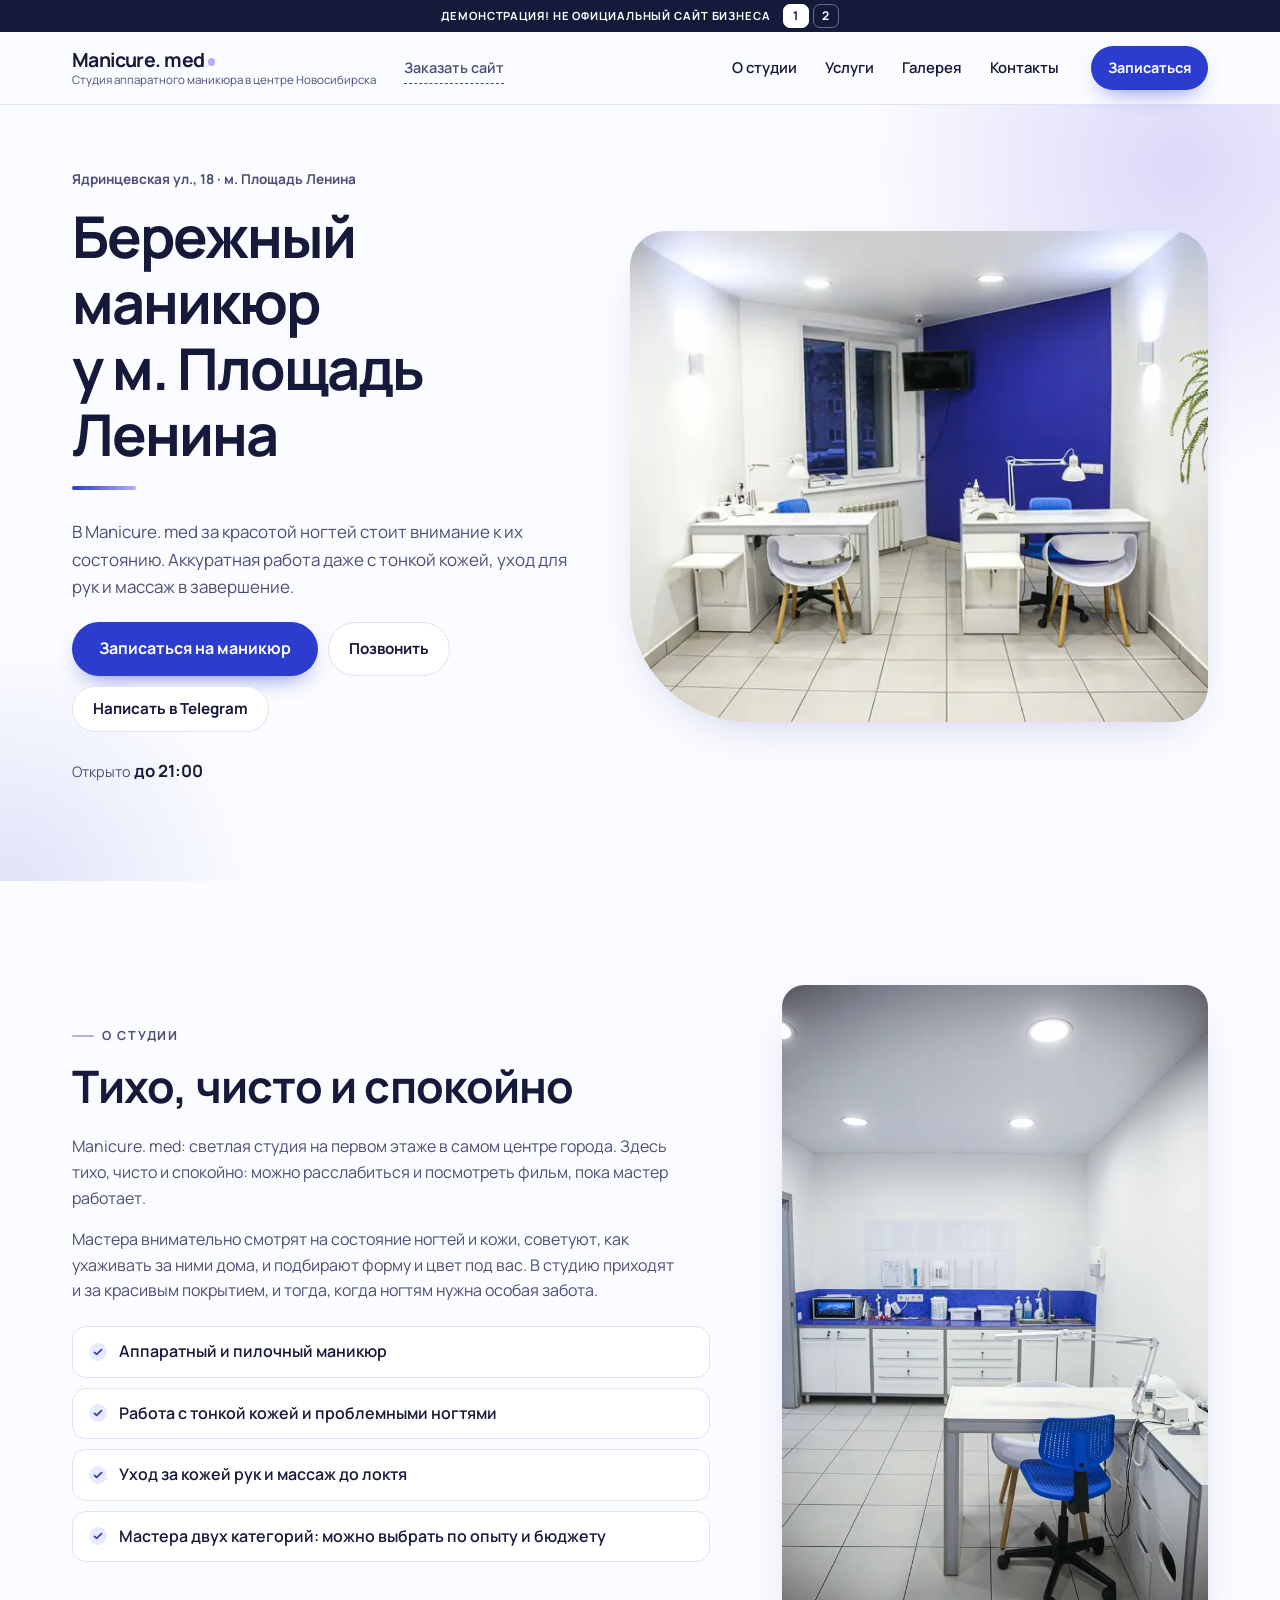
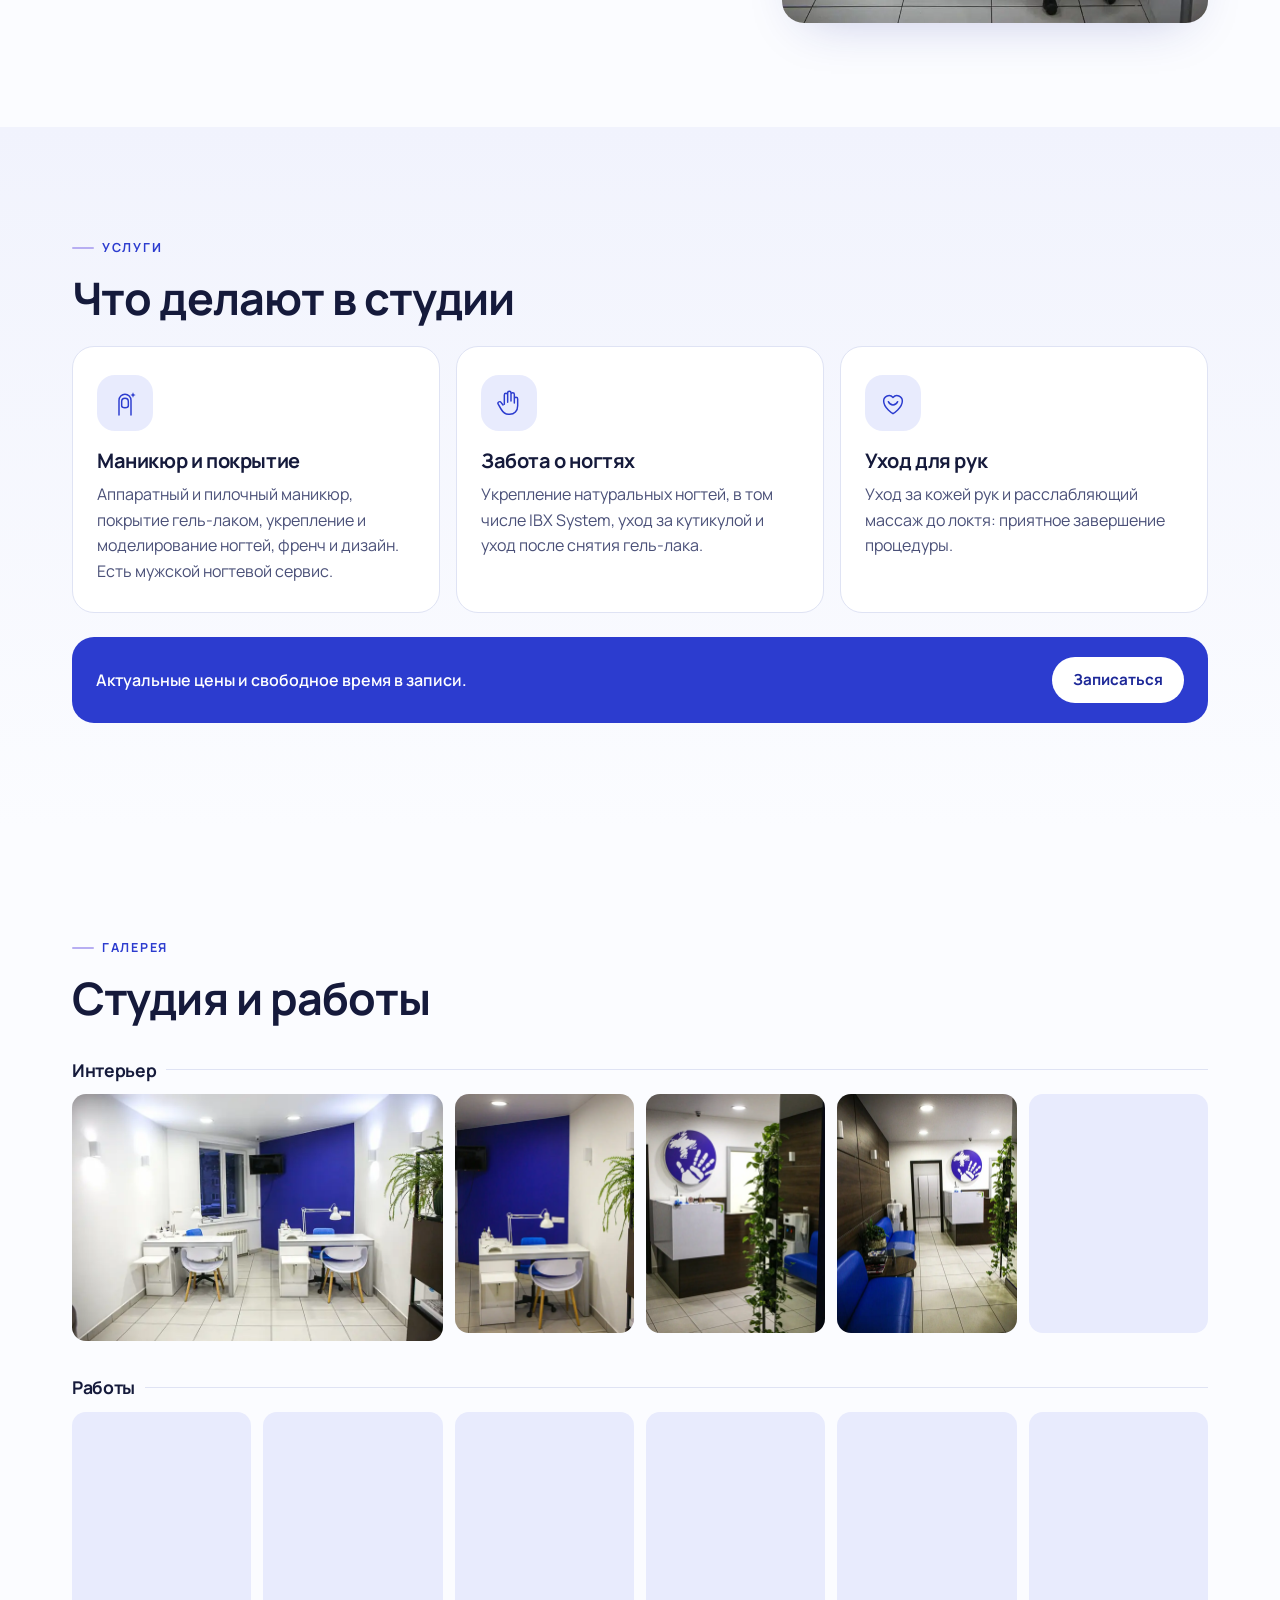
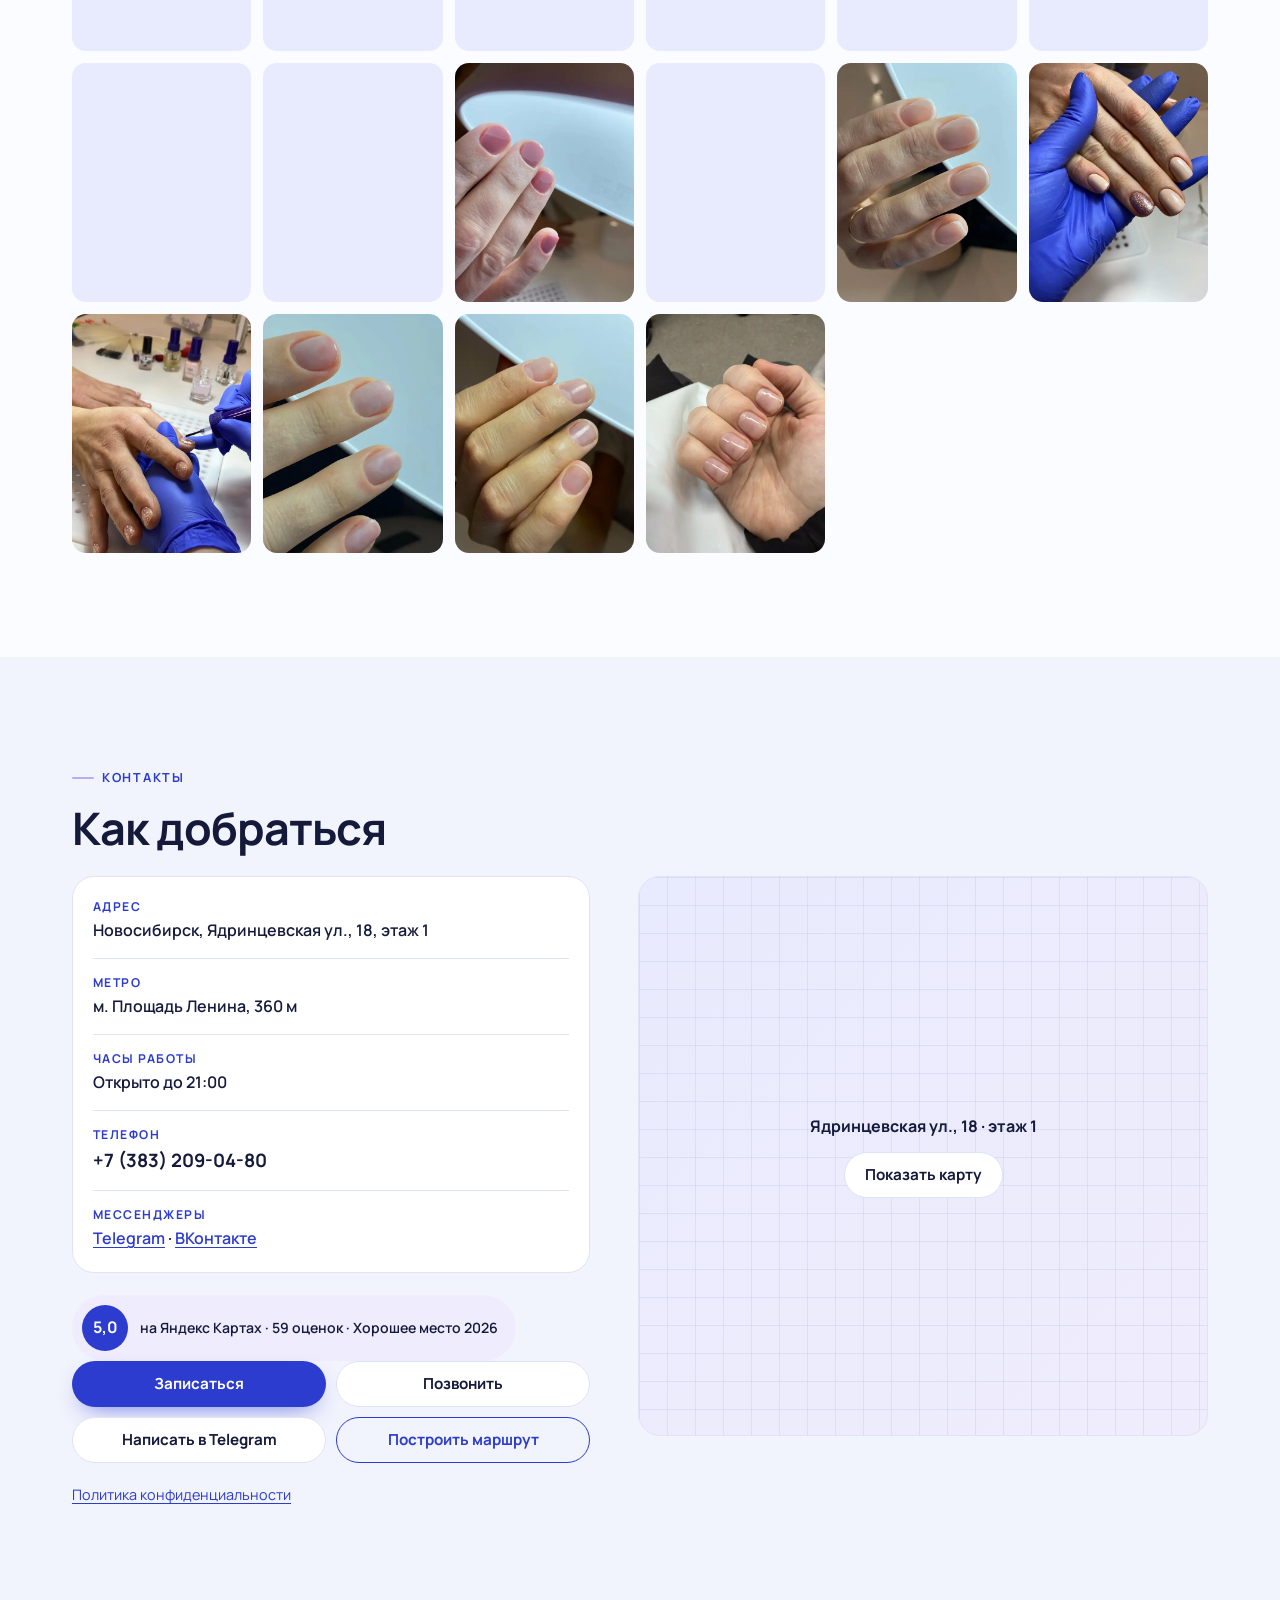
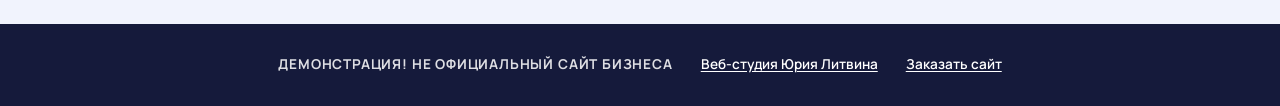
<file: index.html>
<!DOCTYPE html>
<html lang="ru">
<head>
<meta charset="utf-8">
<meta name="viewport" content="width=device-width, initial-scale=1.0">
<meta name="robots" content="noindex, nofollow">
<title>Manicure. med · студия аппаратного маникюра в Новосибирске</title>
<meta name="description"
  content="Manicure. med · студия аппаратного маникюра в центре Новосибирска, Ядринцевская ул., 18, у м. Площадь Ленина. Бережный маникюр, уход и массаж рук.">
<meta name="theme-color" content="#2c3ccf">

<link rel="icon" sizes="any" href="logos/favicon.ico">
<link rel="icon" type="image/png" sizes="32x32" href="logos/favicon-32x32.png">
<link rel="apple-touch-icon" sizes="180x180" href="logos/apple-touch-icon.png">
<link rel="preload" href="fonts/manrope-cyrillic.woff2" as="font" type="font/woff2" crossorigin>
<link rel="preload" as="image" href="images/interior-hall-1280.webp" type="image/webp" imagesrcset="images/interior-hall-800.webp 800w, images/interior-hall-1280.webp 1280w" imagesizes="(min-width: 960px) 56vw, 100vw">
<link rel="stylesheet" href="css/fonts.css">
<link rel="stylesheet" href="css/styles.css">

<script>document.documentElement.classList.add('js');</script>
</head>
<body class="v1">
<a class="skip-link" href="#main">К содержанию</a>

<div class="site-chrome">
  <div class="demo-strip">
    <p class="demo-phrase">ДЕМОНСТРАЦИЯ! НЕ ОФИЦИАЛЬНЫЙ САЙТ БИЗНЕСА</p>
    <nav class="variant-switch" aria-label="Варианты дизайна">
      <a href="index.html" aria-current="page" aria-label="Вариант 1">1</a>
      <a href="v2/index.html" aria-label="Вариант 2">2</a>
    </nav>
  </div>
  <header class="site-header">
    <div class="container header-row">
      <a class="brand" href="#top">
        <span class="brand-name">Manicure.<span class="brand-dot"> </span>med</span>
        <span class="brand-sub">Студия аппаратного маникюра в центре Новосибирска</span>
      </a>
      <a class="order-link" href="https://litviniuv.ru/webstudio/order/?c=f8vc">Заказать сайт</a>
      <nav class="desk-nav" aria-label="Разделы">
        <ul>
          <li><a href="#about">О студии</a></li>
          <li><a href="#services">Услуги</a></li>
          <li><a href="#gallery">Галерея</a></li>
          <li><a href="#contacts">Контакты</a></li>
        </ul>
      </nav>
      <a class="btn btn-primary btn-book" href="https://n911965.yclients.com" target="_blank" rel="noopener">Записаться</a>
      <button class="menu-btn" type="button" aria-expanded="false" aria-controls="site-menu"><span class="menu-icon" aria-hidden="true"></span><span class="menu-label">Меню</span></button>
    </div>
  </header>
</div>

<div id="site-menu" class="site-menu" hidden>
  <nav class="menu-nav" aria-label="Меню">
    <ul>
      <li><a href="#about">О студии</a></li>
      <li><a href="#services">Услуги</a></li>
      <li><a href="#gallery">Галерея</a></li>
      <li><a href="#contacts">Контакты</a></li>
      <li><a class="menu-order" href="https://litviniuv.ru/webstudio/order/?c=f8vc">Заказать сайт</a></li>
    </ul>
  </nav>
  <div class="menu-contacts">
    <p>Новосибирск, Ядринцевская ул., 18, этаж 1</p>
    <p><a href="tel:+73832090480">+7 (383) 209-04-80</a></p>
  </div>
</div>

<main id="main">

  <section class="hero" id="top" aria-labelledby="hero-title">
    <div class="container hero-grid">
      <div class="hero-text">
        <p class="hero-brow">Ядринцевская ул., 18 · м. Площадь Ленина</p>
        <h1 id="hero-title">Бережный маникюр у&nbsp;м.&nbsp;Площадь Ленина</h1>
        <p class="lead">В Manicure. med за красотой ногтей стоит внимание к их состоянию. Аккуратная работа даже с тонкой кожей, уход для рук и массаж в завершение.</p>
        <div class="hero-cta">
          <a class="btn btn-primary btn-lg" href="https://n911965.yclients.com" target="_blank" rel="noopener">Записаться на маникюр</a>
          <a class="btn btn-ghost" href="tel:+73832090480">Позвонить</a>
          <a class="btn btn-ghost" href="https://t.me/+79133880413" target="_blank" rel="noopener">Написать в Telegram</a>
        </div>
        <ul class="hero-facts">
          <li>Открыто <strong>до 21:00</strong></li>
        </ul>
      </div>
      <figure class="hero-media">
        <img src="images/interior-hall-800.webp" srcset="images/interior-hall-800.webp 800w, images/interior-hall-1280.webp 1280w" sizes="(min-width: 960px) 56vw, 100vw" width="1280" height="854" fetchpriority="high" alt="Светлый зал Manicure. med: две маникюрные станции у кобальтовой стены">
      </figure>
    </div>
  </section>

  <section class="section about" id="about" aria-labelledby="about-title">
    <div class="container">
      <div class="about-grid">
        <div class="about-copy reveal">
          <p class="eyebrow">О студии</p>
          <h2 class="section-title" id="about-title">Тихо, чисто и спокойно</h2>
          <p>Manicure. med: светлая студия на первом этаже в самом центре города. Здесь тихо, чисто и спокойно: можно расслабиться и посмотреть фильм, пока мастер работает.</p>
          <p>Мастера внимательно смотрят на состояние ногтей и кожи, советуют, как ухаживать за ними дома, и подбирают форму и цвет под вас. В студию приходят и за красивым покрытием, и тогда, когда ногтям нужна особая забота.</p>
          <ul class="about-bullets">
            <li>Аппаратный и пилочный маникюр</li>
            <li>Работа с тонкой кожей и проблемными ногтями</li>
            <li>Уход за кожей рук и массаж до локтя</li>
            <li>Мастера двух категорий: можно выбрать по опыту и бюджету</li>
          </ul>
</div>
        <figure class="about-photo reveal reveal-photo">
          <img src="images/interior-sterile-counter-720.webp" width="720" height="1080" loading="lazy" decoding="async" alt="Рабочая зона студии: белая мебель, синяя столешница и стерилизационная стойка">
        </figure>
      </div>
    </div>
  </section>

  <section class="section services" id="services" aria-labelledby="services-title">
    <div class="container">
      <div class="reveal">
        <p class="eyebrow">Услуги</p>
        <h2 class="section-title" id="services-title">Что делают в студии</h2>
      </div>
      <ul class="services-grid">
        <li class="service-card reveal">
          <span class="service-icon"><svg viewBox="0 0 48 48" aria-hidden="true"><path d="M15 42V20a9 9 0 0 1 18 0v22" fill="none" stroke="currentColor" stroke-width="2.2" stroke-linecap="round"/><path d="M19 22a5 5 0 0 1 10 0v6c0 2-2 3-5 3s-5-1-5-3z" fill="none" stroke="currentColor" stroke-width="2.2" stroke-linejoin="round"/><path d="M36 8l1.2 2.8L40 12l-2.8 1.2L36 16l-1.2-2.8L32 12l2.8-1.2z" fill="currentColor"/></svg></span>
          <h3>Маникюр и покрытие</h3>
          <p>Аппаратный и пилочный маникюр, покрытие гель-лаком, укрепление и моделирование ногтей, френч и дизайн. Есть мужской ногтевой сервис.</p>
        </li>
        <li class="service-card reveal">
          <span class="service-icon"><svg viewBox="0 0 48 48" aria-hidden="true"><path d="M17 26V12a2.5 2.5 0 0 1 5 0v11m0-2V9a2.5 2.5 0 0 1 5 0v12m0-1V11a2.5 2.5 0 0 1 5 0v13m0-6a2.5 2.5 0 0 1 5 0v10c0 8-5 13-12 13h-2c-5 0-8-3-11-8l-4-7a2.5 2.5 0 0 1 4-3l3 4" fill="none" stroke="currentColor" stroke-width="2.2" stroke-linecap="round" stroke-linejoin="round"/></svg></span>
          <h3>Забота о ногтях</h3>
          <p>Укрепление натуральных ногтей, в том числе IBX System, уход за кутикулой и уход после снятия гель-лака.</p>
        </li>
        <li class="service-card reveal">
          <span class="service-icon"><svg viewBox="0 0 48 48" aria-hidden="true"><path d="M24 40s-14-8.5-14-19a8 8 0 0 1 14-5.3A8 8 0 0 1 38 21c0 10.5-14 19-14 19z" fill="none" stroke="currentColor" stroke-width="2.2" stroke-linejoin="round"/><path d="M17 22c1.5 3 4 5 7 5s5.5-2 7-5" fill="none" stroke="currentColor" stroke-width="2.2" stroke-linecap="round"/></svg></span>
          <h3>Уход для рук</h3>
          <p>Уход за кожей рук и расслабляющий массаж до локтя: приятное завершение процедуры.</p>
        </li>
      </ul>
      <div class="services-foot reveal">
        <p>Актуальные цены и свободное время в записи.</p>
        <a class="btn btn-primary" href="https://n911965.yclients.com" target="_blank" rel="noopener">Записаться</a>
      </div>
    </div>
  </section>

  <section class="section gallery" id="gallery" aria-labelledby="gallery-title">
    <div class="container">
      <div class="reveal">
        <p class="eyebrow">Галерея</p>
        <h2 class="section-title" id="gallery-title">Студия и работы</h2>
      </div>

      <div class="gallery-block reveal">
        <h3>Интерьер</h3>
        <ul class="gallery-grid gallery-interiors">
          <li><img src="images/interior-hall-800.webp" width="800" height="534" loading="lazy" decoding="async" alt="Светлый зал студии: две маникюрные станции у синей стены"></li>
          <li><img src="images/interior-cobalt-station-720.webp" width="720" height="1079" loading="lazy" decoding="async" alt="Маникюрная станция с лампой у кобальтовой стены"></li>
          <li><img src="images/interior-reception-720.webp" width="720" height="1080" loading="lazy" decoding="async" alt="Ресепшен студии с фиолетовым знаком на стене и живыми растениями"></li>
          <li><img src="images/interior-waiting-720.webp" width="720" height="1080" loading="lazy" decoding="async" alt="Зона ожидания с синим диваном и коридор к ресепшену"></li>
          <li><img src="images/interior-shelf-720.webp" width="720" height="1080" loading="lazy" decoding="async" alt="Стеллаж со средствами для ухода и вид на зал студии"></li>
        </ul>
      </div>

      <div class="gallery-block reveal">
        <h3>Работы</h3>
        <ul class="gallery-grid gallery-works">
          <li><img src="images/work-16-600.webp" width="600" height="600" loading="lazy" decoding="async" alt="Коралловое покрытие на овальных ногтях"></li>
          <li><img src="images/work-02-600.webp" width="600" height="800" loading="lazy" decoding="async" alt="Нежно-сиреневое покрытие на коротких ногтях"></li>
          <li><img src="images/work-14-600.webp" width="600" height="800" loading="lazy" decoding="async" alt="Дизайн с узором на розовом фоне"></li>
          <li><img src="images/work-18-600.webp" width="600" height="800" loading="lazy" decoding="async" alt="Розовое покрытие с золотистым блеском"></li>
          <li><img src="images/work-25-600.webp" width="600" height="800" loading="lazy" decoding="async" alt="Молочное покрытие с розовым мерцанием"></li>
          <li><img src="images/work-33-600.webp" width="600" height="800" loading="lazy" decoding="async" alt="Натуральный нюд на аккуратной форме"></li>
          <li><img src="images/work-08-600.webp" width="600" height="800" loading="lazy" decoding="async" alt="Розовый маникюр с росписью на двух ногтях"></li>
          <li><img src="images/work-30-600.webp" width="600" height="800" loading="lazy" decoding="async" alt="Миндальная форма с прозрачным покрытием"></li>
          <li><img src="images/work-40-600.webp" width="600" height="800" loading="lazy" decoding="async" alt="Сиренево-розовое покрытие под лампой"></li>
          <li><img src="images/work-43-600.webp" width="600" height="800" loading="lazy" decoding="async" alt="Розовое покрытие с крупными блёстками"></li>
          <li><img src="images/work-32-600.webp" width="600" height="800" loading="lazy" decoding="async" alt="Бежевый нюд на коротких ногтях"></li>
          <li><img src="images/work-34-600.webp" width="600" height="800" loading="lazy" decoding="async" alt="Нюд с одним акцентным ногтем шоколадного цвета"></li>
          <li><img src="images/work-36-600.webp" width="600" height="800" loading="lazy" decoding="async" alt="Шоколадное покрытие в процессе работы мастера"></li>
          <li><img src="images/work-42-600.webp" width="600" height="800" loading="lazy" decoding="async" alt="Светло-розовое покрытие на мягком квадрате"></li>
          <li><img src="images/work-48-600.webp" width="600" height="800" loading="lazy" decoding="async" alt="Розово-бежевый маникюр на светлом фоне"></li>
<li><img src="images/work-27-600.webp" width="600" height="800" loading="lazy" decoding="async" alt="Аккуратный маникюр в бежевом оттенке"></li>
</ul>
      </div>
    </div>
  </section>

  <section class="section contacts" id="contacts" aria-labelledby="contacts-title">
    <div class="container">
      <div class="reveal">
        <p class="eyebrow">Контакты</p>
        <h2 class="section-title" id="contacts-title">Как добраться</h2>
      </div>
      <div class="contacts-grid">
        <div class="contacts-info reveal">
          <dl class="facts">
            <div><dt>Адрес</dt><dd>Новосибирск, Ядринцевская ул., 18, этаж 1</dd></div>
            <div><dt>Метро</dt><dd>м. Площадь Ленина, 360 м</dd></div>
            <div><dt>Часы работы</dt><dd>Открыто до 21:00</dd></div>
            <div><dt>Телефон</dt><dd><a class="phone" href="tel:+73832090480">+7 (383) 209-04-80</a></dd></div>
            <div><dt>Мессенджеры</dt><dd><a href="https://t.me/+79133880413" target="_blank" rel="noopener">Telegram</a> · <a href="https://vk.ru/manicure.med154" target="_blank" rel="noopener">ВКонтакте</a></dd></div>
          </dl>
                    <a class="rating-badge" href="https://yandex.ru/maps/org/manicure_med/36807749096/" target="_blank" rel="noopener">
                      <strong>5,0</strong>
                      <span>на Яндекс Картах · 59 оценок · Хорошее место 2026</span>
                    </a>
<div class="contacts-cta">
            <a class="btn btn-primary" href="https://n911965.yclients.com" target="_blank" rel="noopener">Записаться</a>
            <a class="btn btn-ghost" href="tel:+73832090480">Позвонить</a>
            <a class="btn btn-ghost" href="https://t.me/+79133880413" target="_blank" rel="noopener">Написать в Telegram</a>
            <a class="btn btn-outline" href="https://yandex.ru/maps/org/manicure_med/36807749096/" target="_blank" rel="noopener">Построить маршрут</a>
          </div>
          <p class="privacy-link"><a href="privacy/">Политика конфиденциальности</a></p>
        </div>
        <div class="contacts-map reveal">
          <div class="map-wrap" data-map-src="https://yandex.ru/map-widget/v1/?oid=36807749096&amp;ol=biz&amp;lang=ru_RU&amp;z=16" data-map-title="Manicure. med на Яндекс Картах">
            <div class="map-placeholder">
              <p>Ядринцевская ул., 18 · этаж 1</p>
              <button class="btn btn-ghost" type="button" data-map-load>Показать карту</button>
            </div>
          </div>
        </div>
      </div>
    </div>
  </section>

</main>

<footer class="site-footer">
  <div class="container footer-row">
    <p class="footer-demo">ДЕМОНСТРАЦИЯ! НЕ ОФИЦИАЛЬНЫЙ САЙТ БИЗНЕСА</p>
    <a href="https://litviniuv.ru/webstudio/">Веб-студия Юрия Литвина</a>
    <a href="https://litviniuv.ru/webstudio/order/?c=f8vc">Заказать сайт</a>
  </div>
</footer>

<script src="js/site.js"></script>
</body>
</html>
</file>
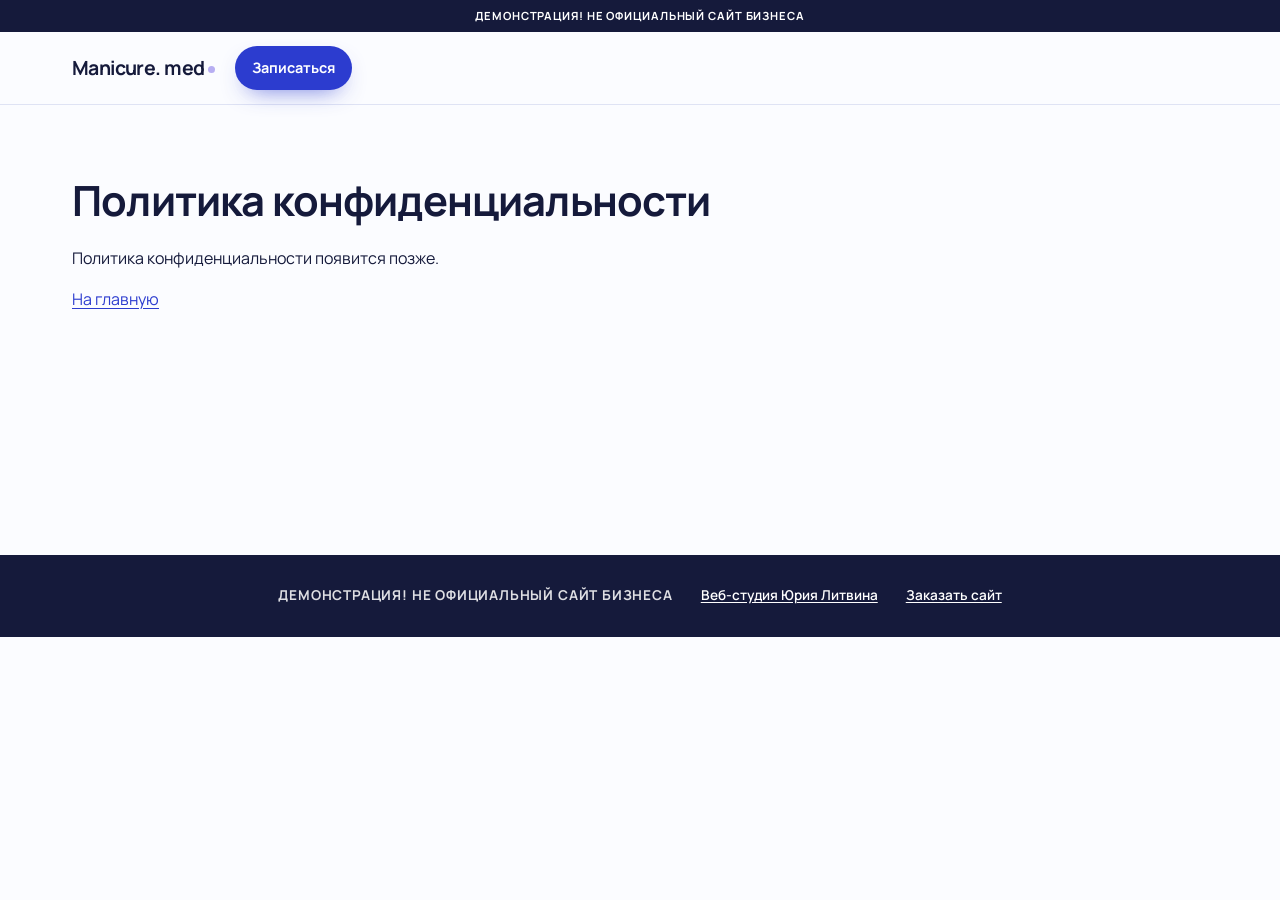
<file: privacy/index.html>
<!DOCTYPE html>
<html lang="ru">
<head>
<meta charset="utf-8">
<meta name="viewport" content="width=device-width, initial-scale=1.0">
<meta name="robots" content="noindex, nofollow">
<title>Политика конфиденциальности · Manicure. med</title>
<meta name="theme-color" content="#2c3ccf">
<link rel="icon" sizes="any" href="../logos/favicon.ico">
<link rel="icon" type="image/png" sizes="32x32" href="../logos/favicon-32x32.png">
<link rel="apple-touch-icon" sizes="180x180" href="../logos/apple-touch-icon.png">
<link rel="stylesheet" href="../css/fonts.css">
<link rel="stylesheet" href="../css/styles.css">
</head>
<body class="v1 page-plain">
<div class="site-chrome">
  <div class="demo-strip"><p class="demo-phrase">ДЕМОНСТРАЦИЯ! НЕ ОФИЦИАЛЬНЫЙ САЙТ БИЗНЕСА</p></div>
  <header class="site-header">
    <div class="container header-row">
      <a class="brand" href="../"><span class="brand-name">Manicure.<span class="brand-dot"> </span>med</span></a>
      <a class="btn btn-primary btn-book" href="https://yandex.ru/maps/org/manicure_med/36807749096/" target="_blank" rel="noopener">Записаться</a>
    </div>
  </header>
</div>
<main id="main" class="plain">
  <div class="container">
    <h1>Политика конфиденциальности</h1>
    <p>Политика конфиденциальности появится позже.</p>
    <p><a href="../">На главную</a></p>
  </div>
</main>

<footer class="site-footer">
  <div class="container footer-row">
    <p class="footer-demo">ДЕМОНСТРАЦИЯ! НЕ ОФИЦИАЛЬНЫЙ САЙТ БИЗНЕСА</p>
    <a href="https://litviniuv.ru/webstudio/">Веб-студия Юрия Литвина</a>
    <a href="https://litviniuv.ru/webstudio/order/?c=f8vc">Заказать сайт</a>
  </div>
</footer>

</body>
</html>
</file>
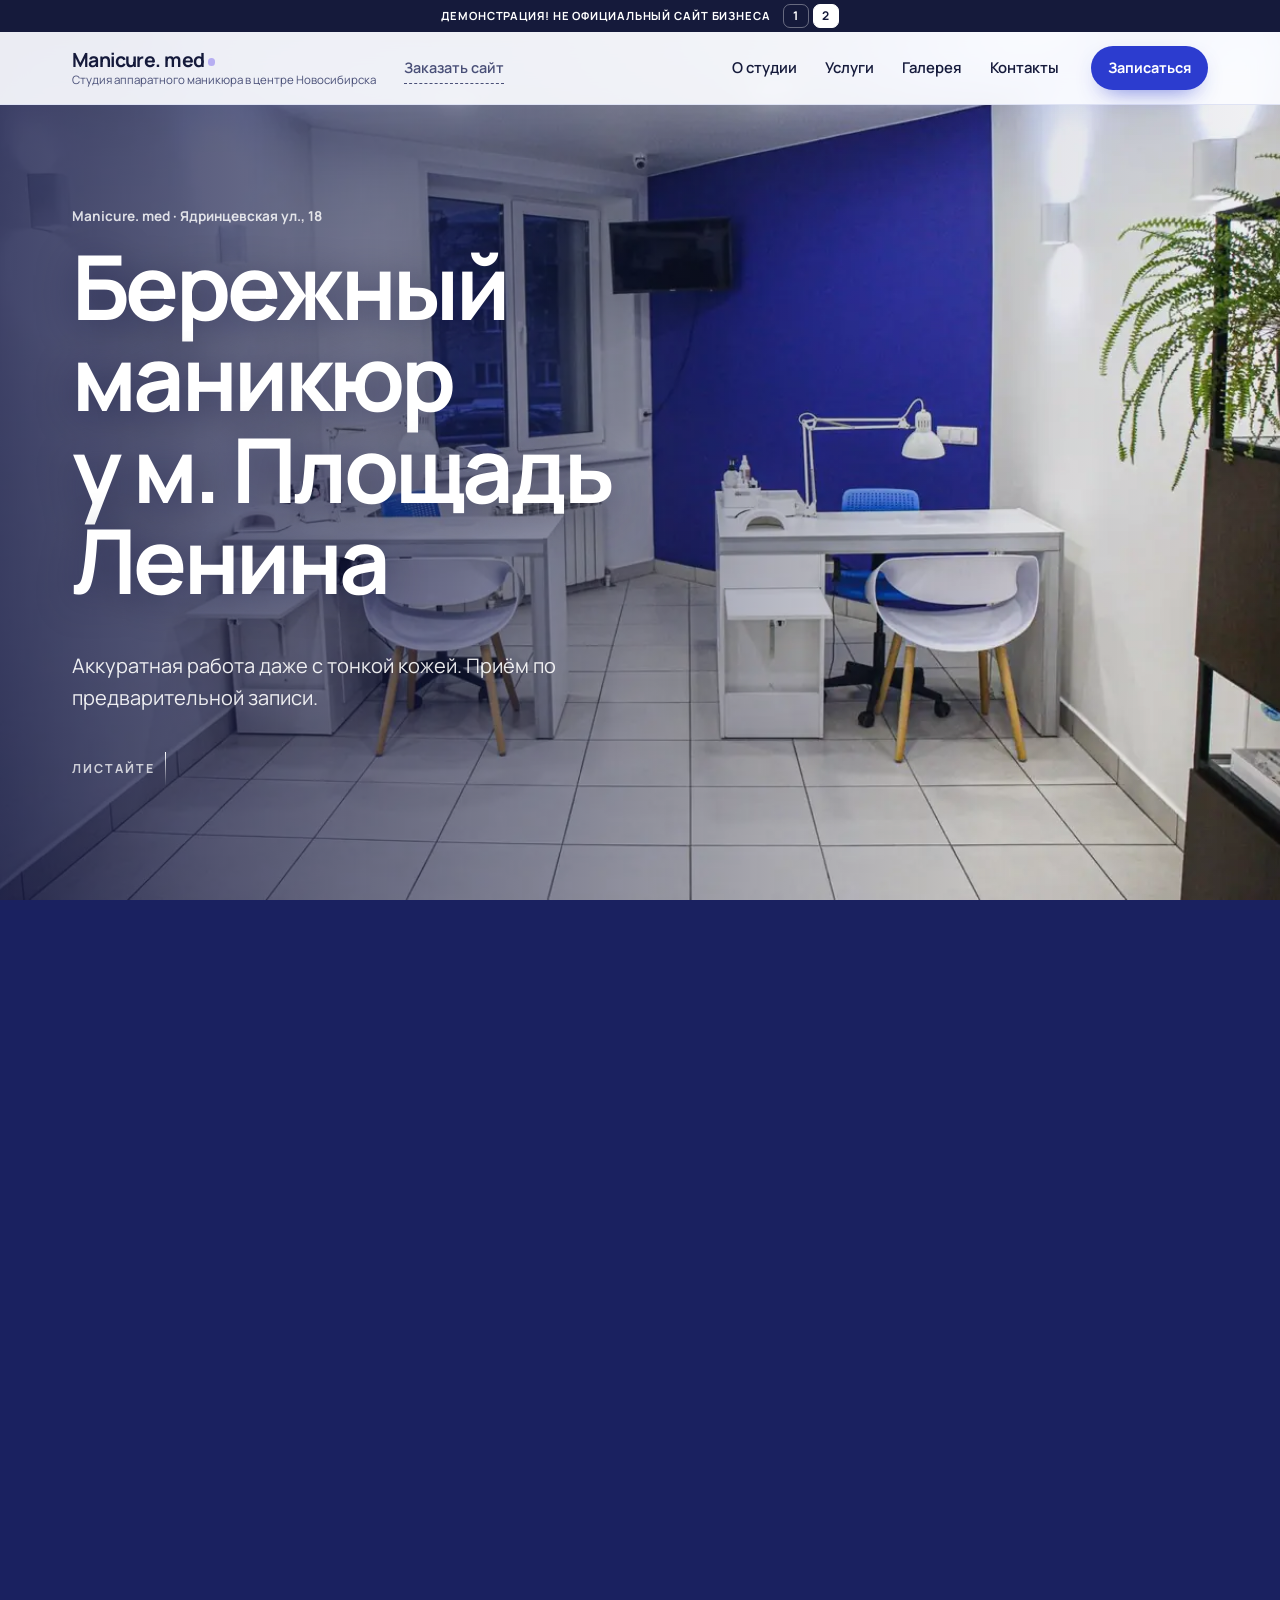
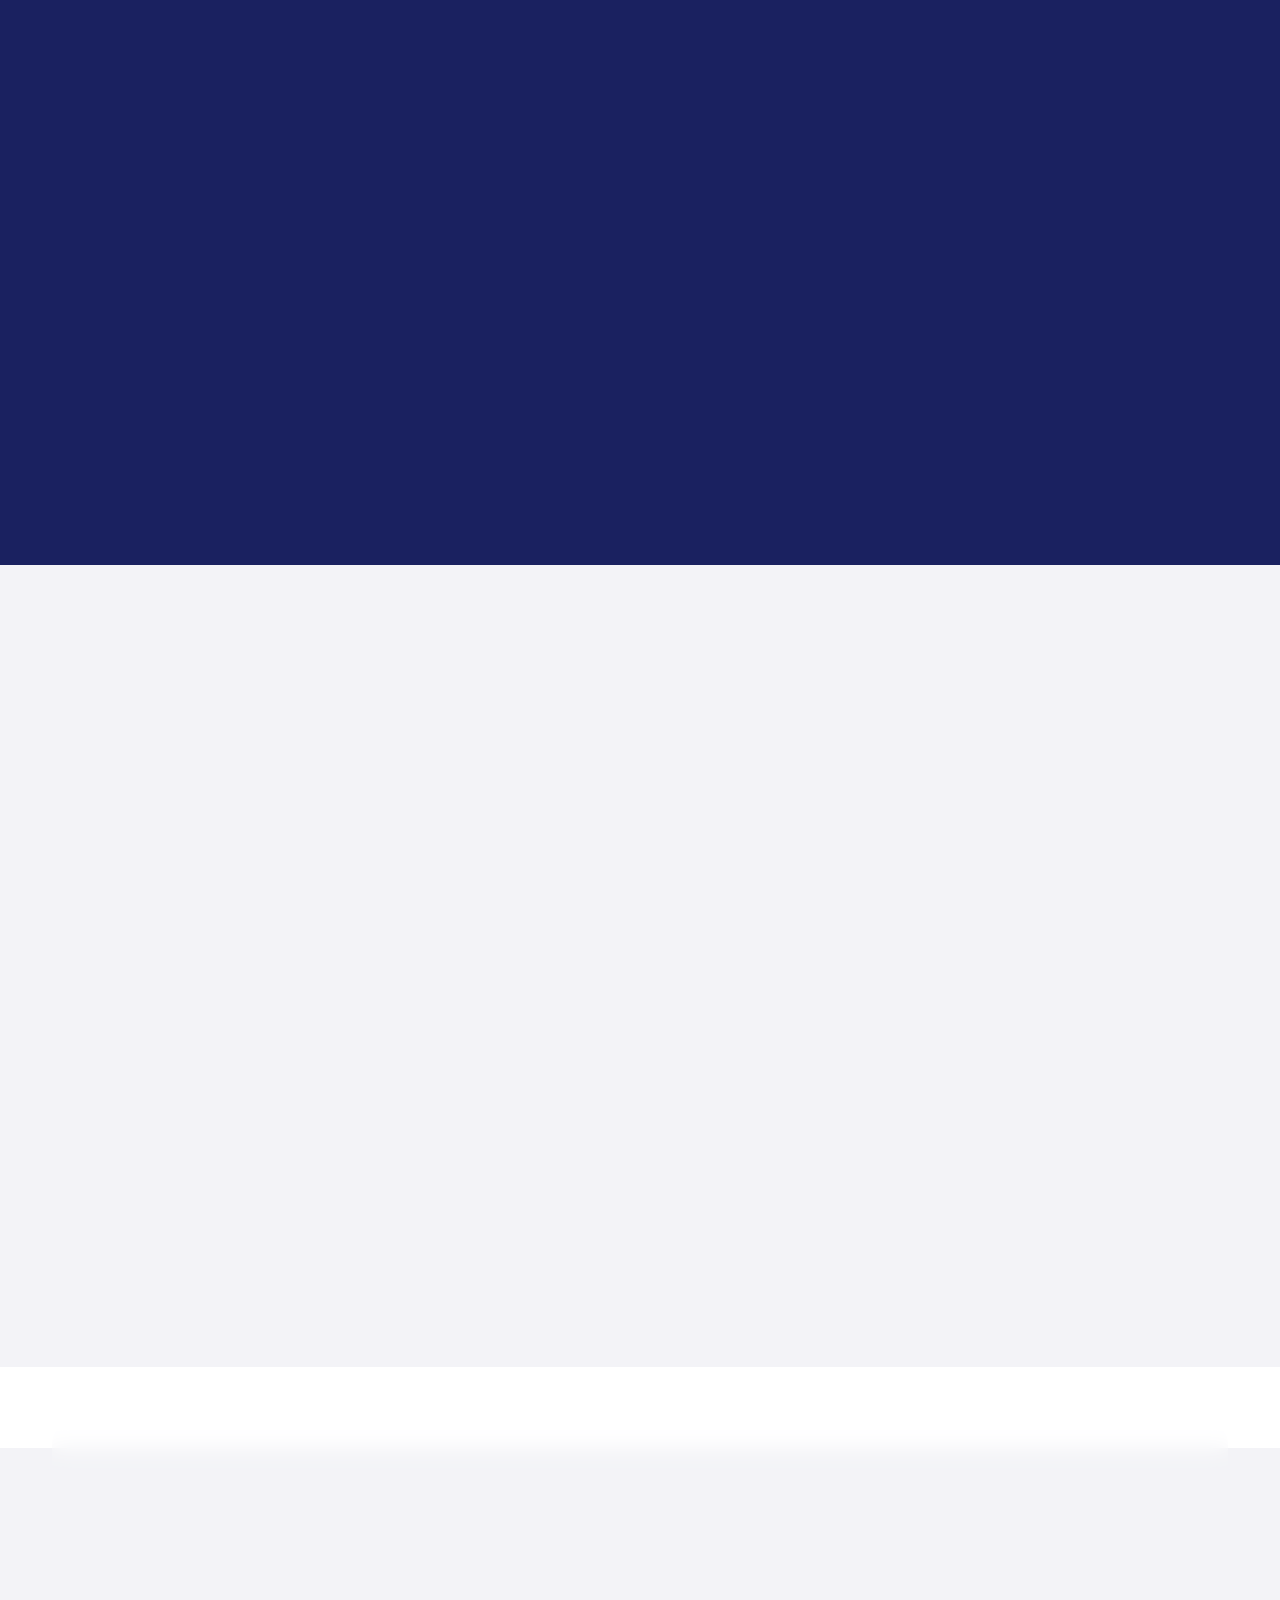
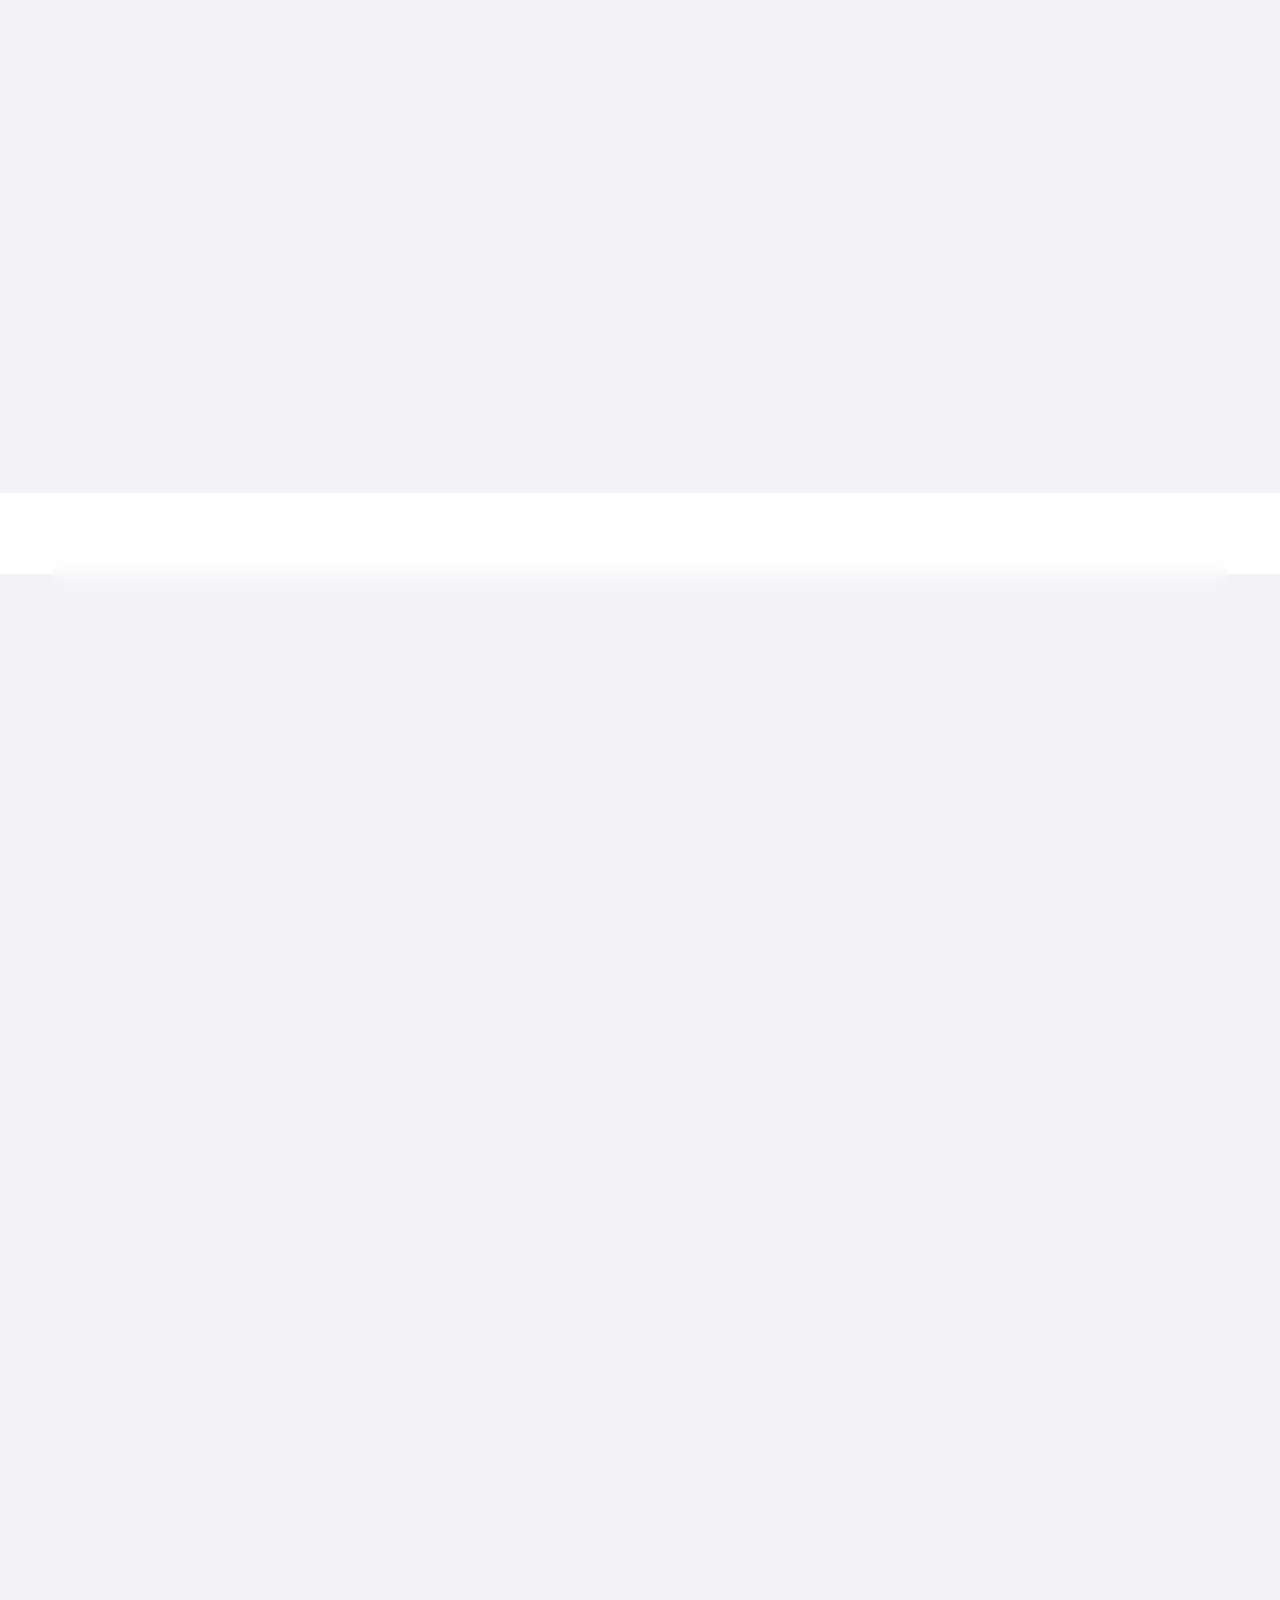
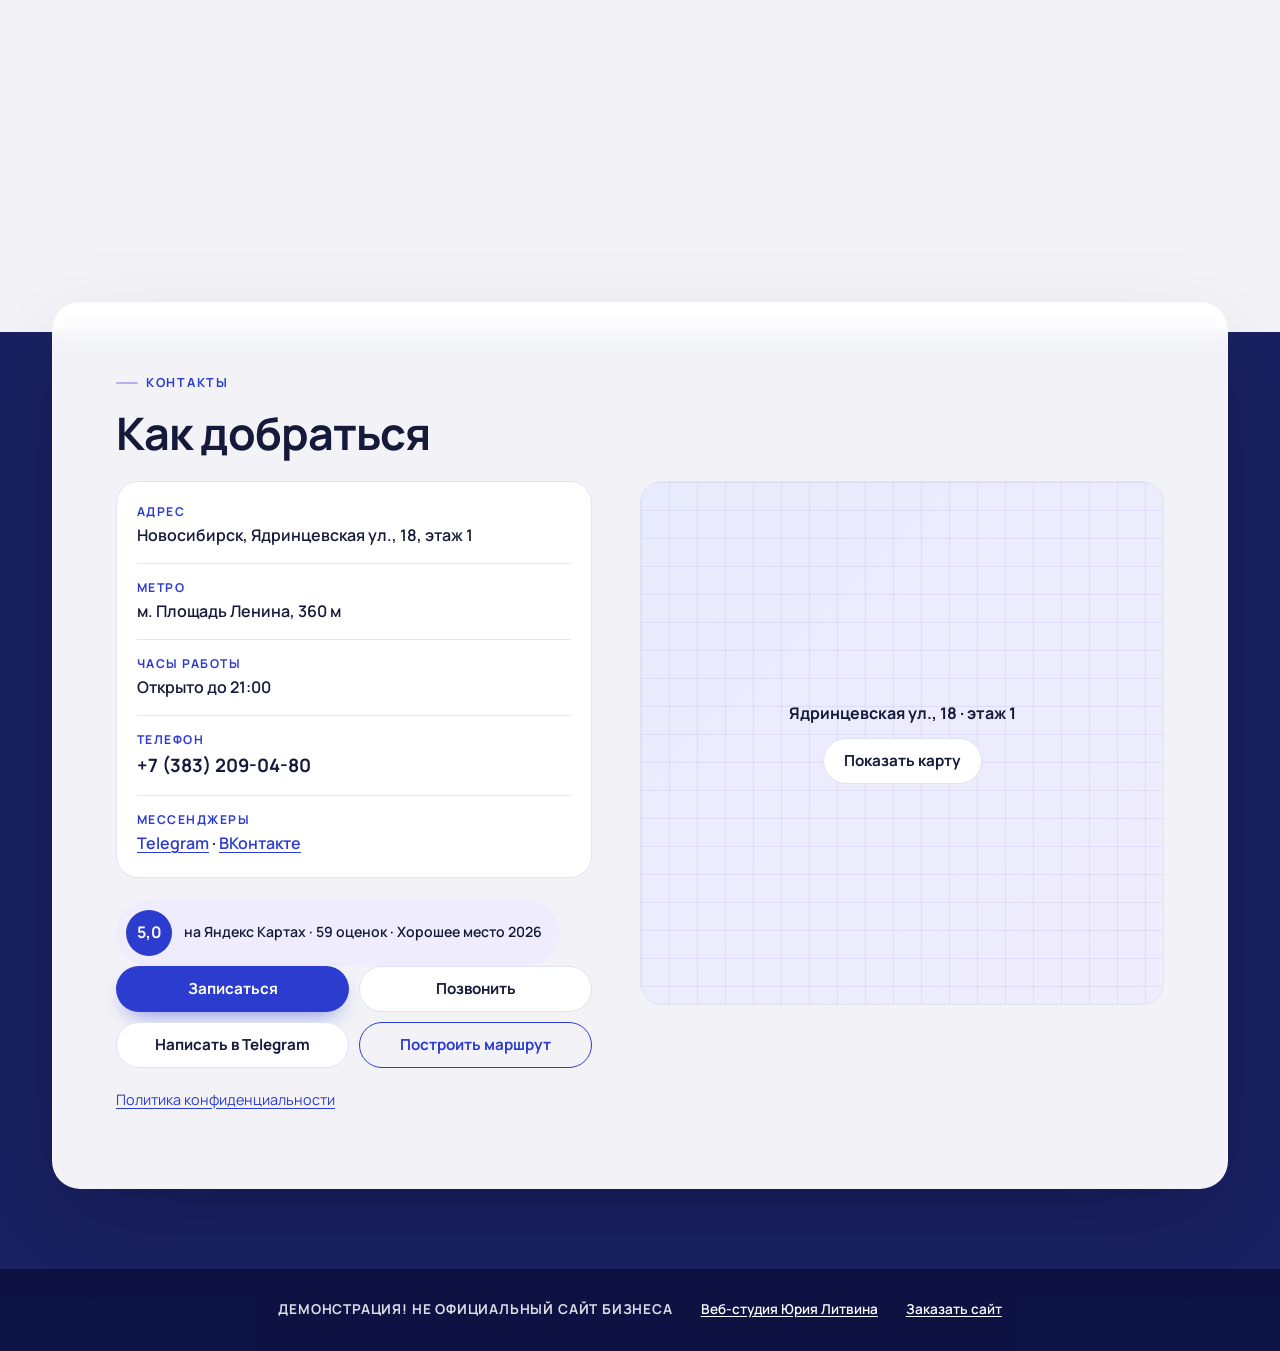
<file: v2/index.html>
<!DOCTYPE html>
<html lang="ru">
<head>
<meta charset="utf-8">
<meta name="viewport" content="width=device-width, initial-scale=1.0">
<meta name="robots" content="noindex, nofollow">
<title>Manicure. med · студия аппаратного маникюра в Новосибирске</title>
<meta name="description"
  content="Manicure. med · студия аппаратного маникюра в центре Новосибирска, Ядринцевская ул., 18, у м. Площадь Ленина. Бережный маникюр, уход и массаж рук.">
<meta name="theme-color" content="#2c3ccf">

<link rel="icon" sizes="any" href="../logos/favicon.ico">
<link rel="icon" type="image/png" sizes="32x32" href="../logos/favicon-32x32.png">
<link rel="apple-touch-icon" sizes="180x180" href="../logos/apple-touch-icon.png">
<link rel="preload" href="../fonts/manrope-cyrillic.woff2" as="font" type="font/woff2" crossorigin>
<link rel="preload" as="image" href="../images/interior-hall-1280.webp" type="image/webp" imagesrcset="../images/interior-hall-800.webp 800w, ../images/interior-hall-1280.webp 1280w" imagesizes="100vw">
<link rel="stylesheet" href="../css/fonts.css">
<link rel="stylesheet" href="../css/styles.css">
<link rel="stylesheet" href="../css/v2.css">
<script>document.documentElement.classList.add('js');</script>
</head>
<body class="v2">
<a class="skip-link" href="#main">К содержанию</a>

<div class="site-chrome">
  <div class="demo-strip">
    <p class="demo-phrase">ДЕМОНСТРАЦИЯ! НЕ ОФИЦИАЛЬНЫЙ САЙТ БИЗНЕСА</p>
    <nav class="variant-switch" aria-label="Варианты дизайна">
      <a href="../index.html" aria-label="Вариант 1">1</a>
      <a href="../v2/index.html" aria-current="page" aria-label="Вариант 2">2</a>
    </nav>
  </div>
  <header class="site-header">
    <div class="container header-row">
      <a class="brand" href="#top">
        <span class="brand-name">Manicure.<span class="brand-dot"> </span>med</span>
        <span class="brand-sub">Студия аппаратного маникюра в центре Новосибирска</span>
      </a>
      <a class="order-link" href="https://litviniuv.ru/webstudio/order/?c=f8vc">Заказать сайт</a>
      <nav class="desk-nav" aria-label="Разделы">
        <ul>
          <li><a href="#about">О студии</a></li>
          <li><a href="#services">Услуги</a></li>
          <li><a href="#gallery">Галерея</a></li>
          <li><a href="#contacts">Контакты</a></li>
        </ul>
      </nav>
      <a class="btn btn-primary btn-book" href="https://n911965.yclients.com" target="_blank" rel="noopener">Записаться</a>
      <button class="menu-btn" type="button" aria-expanded="false" aria-controls="site-menu"><span class="menu-icon" aria-hidden="true"></span><span class="menu-label">Меню</span></button>
    </div>
  </header>
</div>

<div id="site-menu" class="site-menu" hidden>
  <nav class="menu-nav" aria-label="Меню">
    <ul>
      <li><a href="#about">О студии</a></li>
      <li><a href="#services">Услуги</a></li>
      <li><a href="#gallery">Галерея</a></li>
      <li><a href="#contacts">Контакты</a></li>
      <li><a class="menu-order" href="https://litviniuv.ru/webstudio/order/?c=f8vc">Заказать сайт</a></li>
    </ul>
  </nav>
  <div class="menu-contacts">
    <p>Новосибирск, Ядринцевская ул., 18, этаж 1</p>
    <p><a href="tel:+73832090480">+7 (383) 209-04-80</a></p>
  </div>
</div>

<main id="main">

  <div class="v2-bg" aria-hidden="true">
    <img src="../images/interior-hall-1280.webp" srcset="../images/interior-hall-800.webp 800w, ../images/interior-hall-1280.webp 1280w" sizes="100vw" width="1280" height="854" alt="" fetchpriority="high">
  </div>
  <div class="v2-progress" aria-hidden="true"><span></span></div>
  <section class="hero melt" id="top" aria-labelledby="hero-title">
    <div class="melt-stage">
      <div class="container melt-inner">
        <div class="melt-head">
          <p class="hero-brow">Manicure. med · Ядринцевская ул., 18</p>
          <h1 id="hero-title">Бережный маникюр у&nbsp;м.&nbsp;Площадь Ленина</h1>
          <p class="melt-line">Аккуратная работа даже с тонкой кожей. Приём по предварительной записи.</p>
          <p class="melt-hint" aria-hidden="true">Листайте</p>
        </div>
        <aside class="melt-panel" aria-label="Запись">
          <img src="../images/work-33-600.webp" width="600" height="800" alt="Натуральный нюд на аккуратной форме ногтей" loading="lazy" decoding="async">
          <div class="melt-panel-text">
            <p>В Manicure. med за красотой ногтей стоит внимание к их состоянию. Аккуратная работа даже с тонкой кожей, уход для рук и массаж в завершение.</p>
            <p class="melt-who">Мастера двух категорий: можно выбрать по опыту и бюджету.</p>
            <a class="btn btn-primary btn-block" href="https://n911965.yclients.com" target="_blank" rel="noopener">Записаться на маникюр</a>
            <div class="melt-sub">
              <a class="btn btn-ghost" href="tel:+73832090480">Позвонить</a>
              <a class="btn btn-ghost" href="https://t.me/+79133880413" target="_blank" rel="noopener">Написать в Telegram</a>
            </div>
          </div>
        </aside>
      </div>
    </div>
  </section>

  <section class="section about" id="about" aria-labelledby="about-title">
    <div class="container panel">
      <div class="about-grid">
        <div class="about-copy reveal">
          <p class="eyebrow">О студии</p>
          <h2 class="section-title" id="about-title">Тихо, чисто и спокойно</h2>
          <p>Manicure. med: светлая студия на первом этаже в самом центре города. Здесь тихо, чисто и спокойно: можно расслабиться и посмотреть фильм, пока мастер работает.</p>
          <p>Мастера внимательно смотрят на состояние ногтей и кожи, советуют, как ухаживать за ними дома, и подбирают форму и цвет под вас. В студию приходят и за красивым покрытием, и тогда, когда ногтям нужна особая забота.</p>
          <ul class="about-bullets">
            <li>Аппаратный и пилочный маникюр</li>
            <li>Работа с тонкой кожей и проблемными ногтями</li>
            <li>Уход за кожей рук и массаж до локтя</li>
            <li>Мастера двух категорий: можно выбрать по опыту и бюджету</li>
          </ul>
</div>
        <figure class="about-photo reveal reveal-photo">
          <img src="../images/interior-sterile-counter-720.webp" width="720" height="1080" loading="lazy" decoding="async" alt="Рабочая зона студии: белая мебель, синяя столешница и стерилизационная стойка">
        </figure>
      </div>
    </div>
  </section>

  <section class="section services" id="services" aria-labelledby="services-title">
    <div class="container panel">
      <div class="reveal">
        <p class="eyebrow">Услуги</p>
        <h2 class="section-title" id="services-title">Что делают в студии</h2>
      </div>
      <ul class="services-grid">
        <li class="service-card reveal">
          <span class="service-icon"><svg viewBox="0 0 48 48" aria-hidden="true"><path d="M15 42V20a9 9 0 0 1 18 0v22" fill="none" stroke="currentColor" stroke-width="2.2" stroke-linecap="round"/><path d="M19 22a5 5 0 0 1 10 0v6c0 2-2 3-5 3s-5-1-5-3z" fill="none" stroke="currentColor" stroke-width="2.2" stroke-linejoin="round"/><path d="M36 8l1.2 2.8L40 12l-2.8 1.2L36 16l-1.2-2.8L32 12l2.8-1.2z" fill="currentColor"/></svg></span>
          <h3>Маникюр и покрытие</h3>
          <p>Аппаратный и пилочный маникюр, покрытие гель-лаком, укрепление и моделирование ногтей, френч и дизайн. Есть мужской ногтевой сервис.</p>
        </li>
        <li class="service-card reveal">
          <span class="service-icon"><svg viewBox="0 0 48 48" aria-hidden="true"><path d="M17 26V12a2.5 2.5 0 0 1 5 0v11m0-2V9a2.5 2.5 0 0 1 5 0v12m0-1V11a2.5 2.5 0 0 1 5 0v13m0-6a2.5 2.5 0 0 1 5 0v10c0 8-5 13-12 13h-2c-5 0-8-3-11-8l-4-7a2.5 2.5 0 0 1 4-3l3 4" fill="none" stroke="currentColor" stroke-width="2.2" stroke-linecap="round" stroke-linejoin="round"/></svg></span>
          <h3>Забота о ногтях</h3>
          <p>Укрепление натуральных ногтей, в том числе IBX System, уход за кутикулой и уход после снятия гель-лака.</p>
        </li>
        <li class="service-card reveal">
          <span class="service-icon"><svg viewBox="0 0 48 48" aria-hidden="true"><path d="M24 40s-14-8.5-14-19a8 8 0 0 1 14-5.3A8 8 0 0 1 38 21c0 10.5-14 19-14 19z" fill="none" stroke="currentColor" stroke-width="2.2" stroke-linejoin="round"/><path d="M17 22c1.5 3 4 5 7 5s5.5-2 7-5" fill="none" stroke="currentColor" stroke-width="2.2" stroke-linecap="round"/></svg></span>
          <h3>Уход для рук</h3>
          <p>Уход за кожей рук и расслабляющий массаж до локтя: приятное завершение процедуры.</p>
        </li>
      </ul>
      <div class="services-foot reveal">
        <p>Актуальные цены и свободное время в записи.</p>
        <a class="btn btn-primary" href="https://n911965.yclients.com" target="_blank" rel="noopener">Записаться</a>
      </div>
    </div>
  </section>

  <section class="section gallery" id="gallery" aria-labelledby="gallery-title">
    <div class="container panel">
      <div class="reveal">
        <p class="eyebrow">Галерея</p>
        <h2 class="section-title" id="gallery-title">Студия и работы</h2>
      </div>

      <div class="gallery-block reveal">
        <h3>Интерьер</h3>
        <ul class="gallery-grid gallery-interiors">
          <li><img src="../images/interior-hall-800.webp" width="800" height="534" loading="lazy" decoding="async" alt="Светлый зал студии: две маникюрные станции у синей стены"></li>
          <li><img src="../images/interior-cobalt-station-720.webp" width="720" height="1079" loading="lazy" decoding="async" alt="Маникюрная станция с лампой у кобальтовой стены"></li>
          <li><img src="../images/interior-reception-720.webp" width="720" height="1080" loading="lazy" decoding="async" alt="Ресепшен студии с фиолетовым знаком на стене и живыми растениями"></li>
          <li><img src="../images/interior-waiting-720.webp" width="720" height="1080" loading="lazy" decoding="async" alt="Зона ожидания с синим диваном и коридор к ресепшену"></li>
          <li><img src="../images/interior-shelf-720.webp" width="720" height="1080" loading="lazy" decoding="async" alt="Стеллаж со средствами для ухода и вид на зал студии"></li>
        </ul>
      </div>

      <div class="gallery-block reveal">
        <h3>Работы</h3>
        <ul class="gallery-grid gallery-works">
          <li><img src="../images/work-16-600.webp" width="600" height="600" loading="lazy" decoding="async" alt="Коралловое покрытие на овальных ногтях"></li>
          <li><img src="../images/work-02-600.webp" width="600" height="800" loading="lazy" decoding="async" alt="Нежно-сиреневое покрытие на коротких ногтях"></li>
          <li><img src="../images/work-14-600.webp" width="600" height="800" loading="lazy" decoding="async" alt="Дизайн с узором на розовом фоне"></li>
          <li><img src="../images/work-18-600.webp" width="600" height="800" loading="lazy" decoding="async" alt="Розовое покрытие с золотистым блеском"></li>
          <li><img src="../images/work-25-600.webp" width="600" height="800" loading="lazy" decoding="async" alt="Молочное покрытие с розовым мерцанием"></li>
          <li><img src="../images/work-33-600.webp" width="600" height="800" loading="lazy" decoding="async" alt="Натуральный нюд на аккуратной форме"></li>
          <li><img src="../images/work-08-600.webp" width="600" height="800" loading="lazy" decoding="async" alt="Розовый маникюр с росписью на двух ногтях"></li>
          <li><img src="../images/work-30-600.webp" width="600" height="800" loading="lazy" decoding="async" alt="Миндальная форма с прозрачным покрытием"></li>
          <li><img src="../images/work-40-600.webp" width="600" height="800" loading="lazy" decoding="async" alt="Сиренево-розовое покрытие под лампой"></li>
          <li><img src="../images/work-43-600.webp" width="600" height="800" loading="lazy" decoding="async" alt="Розовое покрытие с крупными блёстками"></li>
          <li><img src="../images/work-32-600.webp" width="600" height="800" loading="lazy" decoding="async" alt="Бежевый нюд на коротких ногтях"></li>
          <li><img src="../images/work-34-600.webp" width="600" height="800" loading="lazy" decoding="async" alt="Нюд с одним акцентным ногтем шоколадного цвета"></li>
          <li><img src="../images/work-36-600.webp" width="600" height="800" loading="lazy" decoding="async" alt="Шоколадное покрытие в процессе работы мастера"></li>
          <li><img src="../images/work-42-600.webp" width="600" height="800" loading="lazy" decoding="async" alt="Светло-розовое покрытие на мягком квадрате"></li>
          <li><img src="../images/work-48-600.webp" width="600" height="800" loading="lazy" decoding="async" alt="Розово-бежевый маникюр на светлом фоне"></li>
<li><img src="../images/work-27-600.webp" width="600" height="800" loading="lazy" decoding="async" alt="Аккуратный маникюр в бежевом оттенке"></li>
</ul>
      </div>
    </div>
  </section>

  <section class="section contacts" id="contacts" aria-labelledby="contacts-title">
    <div class="container panel">
      <div class="reveal">
        <p class="eyebrow">Контакты</p>
        <h2 class="section-title" id="contacts-title">Как добраться</h2>
      </div>
      <div class="contacts-grid">
        <div class="contacts-info reveal">
          <dl class="facts">
            <div><dt>Адрес</dt><dd>Новосибирск, Ядринцевская ул., 18, этаж 1</dd></div>
            <div><dt>Метро</dt><dd>м. Площадь Ленина, 360 м</dd></div>
            <div><dt>Часы работы</dt><dd>Открыто до 21:00</dd></div>
            <div><dt>Телефон</dt><dd><a class="phone" href="tel:+73832090480">+7 (383) 209-04-80</a></dd></div>
            <div><dt>Мессенджеры</dt><dd><a href="https://t.me/+79133880413" target="_blank" rel="noopener">Telegram</a> · <a href="https://vk.ru/manicure.med154" target="_blank" rel="noopener">ВКонтакте</a></dd></div>
          </dl>
                    <a class="rating-badge" href="https://yandex.ru/maps/org/manicure_med/36807749096/" target="_blank" rel="noopener">
                      <strong>5,0</strong>
                      <span>на Яндекс Картах · 59 оценок · Хорошее место 2026</span>
                    </a>
<div class="contacts-cta">
            <a class="btn btn-primary" href="https://n911965.yclients.com" target="_blank" rel="noopener">Записаться</a>
            <a class="btn btn-ghost" href="tel:+73832090480">Позвонить</a>
            <a class="btn btn-ghost" href="https://t.me/+79133880413" target="_blank" rel="noopener">Написать в Telegram</a>
            <a class="btn btn-outline" href="https://yandex.ru/maps/org/manicure_med/36807749096/" target="_blank" rel="noopener">Построить маршрут</a>
          </div>
          <p class="privacy-link"><a href="../privacy/">Политика конфиденциальности</a></p>
        </div>
        <div class="contacts-map reveal">
          <div class="map-wrap" data-map-src="https://yandex.ru/map-widget/v1/?oid=36807749096&amp;ol=biz&amp;lang=ru_RU&amp;z=16" data-map-title="Manicure. med на Яндекс Картах">
            <div class="map-placeholder">
              <p>Ядринцевская ул., 18 · этаж 1</p>
              <button class="btn btn-ghost" type="button" data-map-load>Показать карту</button>
            </div>
          </div>
        </div>
      </div>
    </div>
  </section>

</main>

<footer class="site-footer">
  <div class="container footer-row">
    <p class="footer-demo">ДЕМОНСТРАЦИЯ! НЕ ОФИЦИАЛЬНЫЙ САЙТ БИЗНЕСА</p>
    <a href="https://litviniuv.ru/webstudio/">Веб-студия Юрия Литвина</a>
    <a href="https://litviniuv.ru/webstudio/order/?c=f8vc">Заказать сайт</a>
  </div>
</footer>

<script src="../js/site.js"></script>
<script src="../js/v2.js"></script>
</body>
</html>
</file>
<file: css/fonts.css>
/* Local webfonts: Manrope (UI and text) + Cormorant Garamond (display word in v3). */
@font-face { font-family: "Manrope"; font-style: normal; font-weight: 400 700; font-display: swap; src: url(../fonts/manrope-cyrillic.woff2) format("woff2"); unicode-range: U+0301, U+0400-045F, U+0490-0491, U+04B0-04B1, U+2116; }
@font-face { font-family: "Manrope"; font-style: normal; font-weight: 400 700; font-display: swap; src: url(../fonts/manrope-latin.woff2) format("woff2"); unicode-range: U+0000-00FF, U+0131, U+0152-0153, U+02BB-02BC, U+02C6, U+02DA, U+02DC, U+0304, U+0308, U+0329, U+2000-206F, U+20AC, U+2122, U+2191, U+2193, U+2212, U+2215, U+FEFF, U+FFFD; }
@font-face { font-family: "Cormorant Garamond"; font-style: normal; font-weight: 500; font-display: swap; src: url(../fonts/cormorant-garamond-500-cyrillic.woff2) format("woff2"); unicode-range: U+0301, U+0400-045F, U+0490-0491, U+04B0-04B1, U+2116; }
@font-face { font-family: "Cormorant Garamond"; font-style: normal; font-weight: 500; font-display: swap; src: url(../fonts/cormorant-garamond-500-latin.woff2) format("woff2"); unicode-range: U+0000-00FF, U+0131, U+0152-0153, U+02BB-02BC, U+02C6, U+02DA, U+02DC, U+0304, U+0308, U+0329, U+2000-206F, U+20AC, U+2122, U+2191, U+2193, U+2212, U+2215, U+FEFF, U+FFFD; }

:root {
  --font-body: "Manrope", system-ui, -apple-system, "Segoe UI", "Helvetica Neue", Arial, sans-serif;
  --font-serif: "Cormorant Garamond", "Times New Roman", Georgia, serif;
}
</file>
<file: css/styles.css>
/* Manicure. med · demo · base + variant 1 (calm clinical) */
:root {
  --bg: #fbfcff;
  --bg-soft: #f1f3fd;
  --ink: #151a3b;
  --ink-soft: #4a5078;
  --line: #dfe3f4;
  --cobalt: #2c3ccf;
  --cobalt-deep: #1d2898;
  --cobalt-tint: #e8ebfd;
  --lilac: #b7aef2;
  --lilac-soft: #efecfd;
  --white: #fff;
  --radius: 22px;
  --radius-sm: 14px;
  --shadow: 0 18px 50px -24px rgba(29, 40, 152, .28);
  --chrome-h: 104px;
  --container: 1200px;
}
*, *::before, *::after { box-sizing: border-box; }
html { -webkit-text-size-adjust: 100%; scroll-padding-top: var(--chrome-h); }
@media (prefers-reduced-motion: no-preference) { html { scroll-behavior: smooth; } }
body { margin: 0; font-family: var(--font-body); font-size: 1rem; line-height: 1.6; color: var(--ink); background: var(--bg); overflow-x: hidden; }
@supports (overflow: clip) { body { overflow-x: clip; } }
img { max-width: 100%; height: auto; display: block; }
a { color: var(--cobalt); text-underline-offset: .18em; }
a:hover { color: var(--cobalt-deep); }
:focus-visible { outline: 3px solid var(--cobalt); outline-offset: 3px; border-radius: 6px; }
h1, h2, h3 { overflow-wrap: break-word; line-height: 1.15; margin: 0 0 .5em; font-weight: 700; letter-spacing: -.02em; }
p { margin: 0 0 1em; }
ul { margin: 0; padding: 0; }
figure { margin: 0; }
.container { width: 100%; max-width: var(--container); margin: 0 auto; padding: 0 20px; }
@media (min-width: 720px) { .container { padding: 0 32px; } }

.skip-link { position: absolute; left: 12px; top: -60px; z-index: 100; background: var(--ink); color: #fff; padding: 10px 16px; border-radius: 10px; }
.skip-link:focus { top: 12px; color: #fff; }

/* ---------- chrome ---------- */
.site-chrome { position: sticky; top: 0; z-index: 50; }
.demo-strip { font-size: .64rem; display: flex; align-items: center; justify-content: center; gap: 12px; padding: 4px 12px; background: var(--ink); color: #fff; letter-spacing: .08em; font-weight: 700; min-height: 32px; }
.demo-phrase { margin: 0; text-align: center; line-height: 1.25; }
.variant-switch { display: flex; gap: 4px; flex: none; }
.variant-switch a { display: inline-grid; place-items: center; min-width: 26px; height: 24px; border-radius: 7px; color: #fff; text-decoration: none; border: 1px solid rgba(255,255,255,.35); font-size: .75rem; }
.variant-switch a[aria-current="page"] { background: #fff; color: var(--ink); border-color: #fff; }
.variant-switch a:hover { border-color: #fff; }

.site-header { background: rgba(251,252,255,.92); -webkit-backdrop-filter: saturate(1.4) blur(14px); backdrop-filter: saturate(1.4) blur(14px); border-bottom: 1px solid var(--line); }
.header-row { display: flex; align-items: center; gap: 12px; min-height: 64px; }
.brand { display: flex; flex-direction: column; text-decoration: none; color: var(--ink); line-height: 1.1; min-width: 0; margin-right: auto; }
.brand-name { font-weight: 800; font-size: 1.22rem; letter-spacing: -.03em; white-space: nowrap; }
.brand-name::after { content: ""; display: inline-block; width: .38em; height: .38em; border-radius: 50%; background: var(--lilac); margin-left: .18em; vertical-align: .1em; }
.brand-sub { display: none; font-size: .72rem; color: var(--ink-soft); margin-top: 3px; }
.order-link { display: none; font-size: .9rem; font-weight: 600; color: var(--ink-soft); text-decoration: none; border-bottom: 1px dashed currentColor; padding: 4px 0; white-space: nowrap; }
.order-link:hover { color: var(--cobalt); }
.desk-nav { display: none; }
.desk-nav ul { display: flex; list-style: none; gap: 4px; }
.desk-nav a { display: block; padding: 10px 12px; color: var(--ink); text-decoration: none; font-weight: 600; font-size: .93rem; border-radius: 10px; }
.desk-nav a:hover { background: var(--cobalt-tint); color: var(--cobalt-deep); }

.btn { display: inline-flex; align-items: center; justify-content: center; gap: 8px; min-height: 46px; padding: 10px 20px; border-radius: 999px; font: inherit; font-weight: 700; font-size: .95rem; text-decoration: none; cursor: pointer; border: 1.5px solid transparent; transition: background .2s, color .2s, border-color .2s, transform .2s; text-align: center; line-height: 1.2; }
.btn-primary { background: var(--cobalt); color: #fff; box-shadow: 0 10px 24px -12px rgba(44,60,207,.8); }
.btn-primary:hover { background: var(--cobalt-deep); color: #fff; }
.btn-ghost { background: var(--white); color: var(--ink); border-color: var(--line); }
.btn-ghost:hover { border-color: var(--cobalt); color: var(--cobalt); }
.btn-outline { background: transparent; color: var(--cobalt); border-color: var(--cobalt); }
.btn-outline:hover { background: var(--cobalt-tint); }
.btn-lg { min-height: 54px; padding: 14px 26px; font-size: 1rem; }
.btn-block { width: 100%; }
.btn-book { min-height: 44px; padding: 8px 16px; font-size: .9rem; flex: none; }

.menu-btn { display: inline-flex; align-items: center; gap: 8px; min-height: 44px; min-width: 44px; padding: 0 12px; border-radius: 12px; background: var(--white); border: 1.5px solid var(--line); color: var(--ink); font: inherit; font-weight: 700; font-size: .85rem; cursor: pointer; flex: none; }
.menu-icon { width: 18px; height: 2px; background: currentColor; position: relative; border-radius: 2px; }
.menu-icon::before, .menu-icon::after { content: ""; position: absolute; left: 0; width: 18px; height: 2px; background: currentColor; border-radius: 2px; transition: transform .2s; }
.menu-icon::before { top: -6px; } .menu-icon::after { top: 6px; }
.menu-btn[aria-expanded="true"] .menu-icon { background: transparent; }
.menu-btn[aria-expanded="true"] .menu-icon::before { transform: translateY(6px) rotate(45deg); }
.menu-btn[aria-expanded="true"] .menu-icon::after { transform: translateY(-6px) rotate(-45deg); }
@media (max-width: 479px) { .brand-name::after { display: none; } .menu-btn { padding: 0 11px; } }
@media (max-width: 374px) { .container { padding: 0 14px; } .header-row { gap: 8px; } .brand-name { font-size: 1rem !important; } .btn-book { padding: 8px 12px !important; font-size: .84rem; } }
@media (max-width: 420px) { .menu-label { position: absolute; width: 1px; height: 1px; overflow: hidden; clip: rect(0 0 0 0); } .btn-book { padding: 8px 14px; } .brand-name { font-size: 1.08rem; } }

.site-menu { position: fixed; left: 0; right: 0; bottom: 0; top: var(--chrome-h); z-index: 45; background: var(--bg); overflow-y: auto; overscroll-behavior: contain; display: flex; flex-direction: column; justify-content: space-between; padding: 12px 20px calc(20px + env(safe-area-inset-bottom)); }
.site-menu[hidden] { display: none; }
.menu-nav ul { list-style: none; }
.menu-nav a { display: flex; align-items: center; min-height: 56px; font-size: 1.3rem; font-weight: 700; color: var(--ink); text-decoration: none; border-bottom: 1px solid var(--line); }
.menu-nav a.menu-order { color: var(--cobalt); font-size: 1.05rem; }
.menu-contacts { margin-top: 24px; padding: 16px; border-radius: var(--radius-sm); background: var(--bg-soft); color: var(--ink-soft); font-size: .95rem; }
.menu-contacts p { margin: 0 0 6px; }
.menu-contacts a { font-weight: 700; font-size: 1.1rem; display: inline-block; padding: 6px 0; }
html.menu-open, html.menu-open body { overscroll-behavior: none; }

@media (min-width: 640px) { .brand-sub { display: block; } .demo-strip { font-size: .7rem; } }
@media (min-width: 960px) {
  .menu-btn, .site-menu { display: none !important; }
  .desk-nav { display: block; }
  .order-link { display: inline-block; margin: 0 auto 0 8px; }
  .brand { margin-right: 0; }
  .header-row { min-height: 72px; gap: 20px; }
}

/* ---------- sections ---------- */
.section { padding: 72px 0; }
@media (min-width: 960px) { .section { padding: 104px 0; } }
.eyebrow { display: inline-flex; align-items: center; gap: 8px; font-size: .78rem; font-weight: 800; letter-spacing: .14em; text-transform: uppercase; color: var(--cobalt); margin-bottom: 14px; }
.eyebrow::before { content: ""; width: 22px; height: 2px; background: var(--lilac); border-radius: 2px; }
.section-title { font-size: clamp(1.75rem, 4.6vw, 2.8rem); max-width: 18ch; }

/* hero v1 */
.v1 .hero { position: relative; padding: 28px 0 56px; overflow: hidden; }
.v1 .hero::before { content: ""; position: absolute; width: 640px; height: 640px; right: -220px; top: -260px; border-radius: 50%; background: radial-gradient(circle, rgba(183,174,242,.45), rgba(183,174,242,0) 70%); pointer-events: none; }
.v1 .hero::after { content: ""; position: absolute; width: 520px; height: 520px; left: -260px; bottom: -280px; border-radius: 50%; background: radial-gradient(circle, rgba(44,60,207,.14), rgba(44,60,207,0) 70%); pointer-events: none; }
.hero-grid { position: relative; z-index: 1; display: grid; gap: 28px; }
.hero-brow { font-size: .85rem; font-weight: 700; color: var(--ink-soft); margin-bottom: 12px; }
.v1 .hero h1 { font-size: clamp(2.05rem, 8.4vw, 3.6rem); letter-spacing: -.035em; max-width: 15ch; }
.v1 .hero h1::after { content: ""; display: block; width: 64px; height: 4px; border-radius: 4px; margin-top: 18px; background: linear-gradient(90deg, var(--cobalt), var(--lilac)); }
.lead { font-size: 1.06rem; color: var(--ink-soft); max-width: 36rem; }
.hero-cta { display: flex; flex-wrap: wrap; gap: 10px; margin: 22px 0 0; }
.hero-cta .btn-primary { flex: 1 1 100%; }
.hero-cta .btn-ghost { flex: 1 1 140px; }
.hero-facts { list-style: none; display: flex; flex-wrap: wrap; gap: 8px 22px; margin-top: 26px; color: var(--ink-soft); font-size: .9rem; }
.hero-facts strong { color: var(--ink); font-size: 1.05rem; }
.hero-media { position: relative; border-radius: 28px; overflow: hidden; box-shadow: var(--shadow); aspect-ratio: 3 / 2; background: var(--cobalt-tint); }
.hero-media img { width: 100%; height: 100%; object-fit: cover; }
.hero-badge { position: absolute; right: 14px; bottom: 14px; background: rgba(255,255,255,.94); border-radius: 999px; padding: 8px 14px; font-weight: 800; font-size: .85rem; color: var(--cobalt-deep); box-shadow: 0 8px 20px -10px rgba(21,26,59,.4); }
.hero-badge span { color: var(--ink); font-weight: 600; }
@media (min-width: 560px) { .hero-cta .btn-primary { flex: 0 1 auto; } .hero-cta .btn-ghost { flex: 0 1 auto; } }
@media (min-width: 960px) {
  .v1 .hero { padding: 64px 0 96px; }
  .hero-grid { grid-template-columns: 1fr 1.15fr; align-items: center; gap: 56px; }
  .hero-media { aspect-ratio: 4 / 3.4; border-radius: 36px 36px 36px 120px; }
}

/* about */
.about-grid { display: grid; gap: 36px; align-items: center; }
.about-copy > p { color: var(--ink-soft); max-width: 38rem; }
.about-bullets { list-style: none; display: grid; gap: 10px; margin: 22px 0 26px; }
.about-bullets li { position: relative; padding: 12px 14px 12px 46px; background: var(--white); border: 1px solid var(--line); border-radius: var(--radius-sm); font-weight: 600; }
.about-bullets li::before { content: ""; position: absolute; left: 16px; top: 50%; width: 18px; height: 18px; margin-top: -9px; border-radius: 50%; background: var(--cobalt-tint) url("data:image/svg+xml,%3Csvg xmlns='http://www.w3.org/2000/svg' viewBox='0 0 20 20'%3E%3Cpath d='M5 10.5l3 3 7-7' fill='none' stroke='%232c3ccf' stroke-width='2.4' stroke-linecap='round' stroke-linejoin='round'/%3E%3C/svg%3E") center / 14px no-repeat; }
.rating-badge { display: inline-flex; align-items: center; gap: 12px; padding: 10px 18px 10px 10px; border-radius: 999px; background: var(--lilac-soft); color: var(--ink); text-decoration: none; font-size: .88rem; font-weight: 600; }
.rating-badge strong { display: grid; place-items: center; width: 46px; height: 46px; border-radius: 50%; background: var(--cobalt); color: #fff; font-size: 1rem; flex: none; }
.about-photo { border-radius: var(--radius); overflow: hidden; box-shadow: var(--shadow); max-width: 460px; justify-self: center; aspect-ratio: 2 / 3; }
.about-photo img { width: 100%; height: 100%; object-fit: cover; }
@media (min-width: 960px) { .about-grid { grid-template-columns: 1.2fr .8fr; gap: 72px; } }

/* services */
.v1 .services { background: linear-gradient(180deg, var(--bg-soft), var(--bg)); }
.services-grid { list-style: none; display: grid; gap: 16px; margin-top: 12px; }
.service-card { padding: 28px 24px; background: var(--white); border: 1px solid var(--line); border-radius: var(--radius); display: flex; flex-direction: column; }
.service-card h3 { font-size: 1.25rem; }
.service-card p { color: var(--ink-soft); margin: 0; }
.service-icon { display: grid; place-items: center; width: 56px; height: 56px; border-radius: 18px; background: var(--cobalt-tint); color: var(--cobalt); margin-bottom: 18px; }
.service-icon svg { width: 32px; height: 32px; }
.services-foot { display: flex; flex-wrap: wrap; align-items: center; justify-content: space-between; gap: 14px 24px; margin-top: 24px; padding: 20px 24px; border-radius: var(--radius); background: var(--cobalt); color: #fff; }
.services-foot p { margin: 0; font-weight: 600; }
.services-foot .btn-primary { background: #fff; color: var(--cobalt-deep); box-shadow: none; }
.services-foot .btn-primary:hover { background: var(--lilac-soft); }
@media (min-width: 720px) { .services-grid { grid-template-columns: repeat(3, 1fr); } }

/* gallery */
.gallery-block { margin-top: 36px; }
.gallery-block h3 { font-size: 1.1rem; display: flex; align-items: center; gap: 10px; margin-bottom: 14px; }
.gallery-block h3::after { content: ""; flex: 1; height: 1px; background: var(--line); }
.gallery-grid { list-style: none; display: grid; gap: 8px; grid-template-columns: repeat(2, 1fr); }
.gallery-grid li { border-radius: var(--radius-sm); overflow: hidden; background: var(--cobalt-tint); aspect-ratio: 3 / 4; }
.gallery-grid img { width: 100%; height: 100%; object-fit: cover; transition: transform .5s; }
.gallery-grid li:hover img { transform: scale(1.04); }
.gallery-interiors li:first-child { grid-column: 1 / -1; aspect-ratio: 3 / 2; }
.gallery-care li { aspect-ratio: 1; }
@media (min-width: 560px) { .gallery-works { grid-template-columns: repeat(3, 1fr); } .gallery-care { grid-template-columns: repeat(4, 1fr); } }
@media (min-width: 960px) {
  .gallery-grid { gap: 12px; }
  .gallery-interiors { grid-template-columns: repeat(6, 1fr); }
  .gallery-interiors li:first-child { grid-column: span 2; aspect-ratio: auto; }
  .gallery-works { grid-template-columns: repeat(6, 1fr); }
}

/* contacts */
.v1 .contacts { background: var(--bg-soft); }
.contacts-grid { display: grid; gap: 28px; }
.facts { margin: 0 0 22px; display: grid; gap: 0; background: var(--white); border: 1px solid var(--line); border-radius: var(--radius); padding: 6px 20px; }
.facts > div { display: grid; gap: 2px; padding: 14px 0; border-bottom: 1px solid var(--line); }
.facts > div:last-child { border-bottom: 0; }
.facts dt { font-size: .76rem; font-weight: 800; letter-spacing: .12em; text-transform: uppercase; color: var(--cobalt); }
.facts dd { margin: 0; font-weight: 600; }
.facts .phone { font-size: 1.15rem; font-weight: 800; color: var(--ink); text-decoration: none; }
.contacts-cta { display: grid; gap: 10px; }
.privacy-link { margin-top: 20px; font-size: .9rem; }
.map-wrap { position: relative; aspect-ratio: 4 / 3; border-radius: var(--radius); overflow: hidden; background: linear-gradient(135deg, var(--cobalt-tint), var(--lilac-soft)); border: 1px solid var(--line); }
.map-wrap::before { content: ""; position: absolute; inset: 0; background-image: linear-gradient(rgba(44,60,207,.08) 1px, transparent 1px), linear-gradient(90deg, rgba(44,60,207,.08) 1px, transparent 1px); background-size: 28px 28px; }
.map-placeholder { position: absolute; inset: 0; display: grid; place-content: center; justify-items: center; gap: 12px; padding: 20px; text-align: center; font-weight: 700; }
.map-placeholder p { margin: 0; }
.map-wrap iframe { position: absolute; inset: 0; width: 100%; height: 100%; border: 0; }
.map-wrap.is-loaded .map-placeholder { display: none; }
@media (min-width: 560px) { .contacts-cta { grid-template-columns: 1fr 1fr; } }
@media (min-width: 960px) { .contacts-grid { grid-template-columns: 1fr 1.1fr; gap: 48px; align-items: start; } .map-wrap { aspect-ratio: 1 / 1; max-height: 560px; width: 100%; } }

/* footer: three parts, one row */
.site-footer { background: var(--ink); color: rgba(255,255,255,.86); padding: 22px 0 calc(22px + env(safe-area-inset-bottom)); font-size: .85rem; }
.footer-row { display: flex; flex-wrap: wrap; align-items: center; justify-content: center; gap: 8px 28px; text-align: center; }
.footer-row p { margin: 0; font-weight: 800; letter-spacing: .06em; }
.site-footer a { color: #fff; font-weight: 600; display: inline-block; padding: 8px 0; }
.site-footer a:hover { color: var(--lilac); }

/* plain pages */
.plain { padding: 72px 0 96px; min-height: 50vh; }
.plain h1 { font-size: clamp(1.5rem, 6vw, 2.6rem); overflow-wrap: break-word; hyphens: auto; }

/* reveal */
.js .reveal { opacity: 0; transform: translateY(18px); transition: opacity .7s ease, transform .7s ease; }
.js .reveal.is-in { opacity: 1; transform: none; }
@media (prefers-reduced-motion: reduce) {
  .js .reveal { opacity: 1; transform: none; transition: none; }
  *, *::before, *::after { animation-duration: .001ms !important; animation-iteration-count: 1 !important; transition-duration: .001ms !important; }
}
</file>
<file: css/v2.css>
/* Variant 2 · prompt 1 «Headline melts, work remains»: the studio hall stays the page background,
   headline dissolves on scroll, light panels enter from the left. */
body.v2 { background: #1a2160; }
.v2-bg { position: fixed; inset: 0; z-index: -1; overflow: hidden; }
.v2-bg img { width: 100%; height: 100%; object-fit: cover; object-position: 50% 50%; }
.v2-bg::after { content: ""; position: absolute; inset: 0;
  background: linear-gradient(90deg, rgba(13,18,66,.78) 0%, rgba(13,18,66,.48) 42%, rgba(13,18,66,.12) 78%, rgba(13,18,66,.05) 100%); }
@media (max-width: 767px) {
  .v2-bg img { object-position: 62% 50%; }
  .v2-bg::after { background: linear-gradient(180deg, rgba(13,18,66,.30) 0%, rgba(13,18,66,.72) 55%, rgba(13,18,66,.82) 100%); }
}
.v2-progress { position: fixed; left: 0; right: 0; top: var(--chrome-h); height: 3px; z-index: 40; pointer-events: none; transition: opacity .3s; }
.v2-progress span { display: block; height: 100%; background: linear-gradient(90deg, var(--lilac), #fff); transform-origin: 0 50%; transform: scaleX(var(--p, 0)); }
.v2-progress.is-done { opacity: 0; }

/* hero: a tall scroll track with a sticky stage */
.melt { position: relative; height: 230vh; height: 230svh; }
.melt-stage { position: sticky; top: var(--chrome-h); height: calc(100vh - var(--chrome-h)); height: calc(100svh - var(--chrome-h)); overflow: hidden; display: flex; align-items: center; }
.melt-inner { position: relative; height: 100%; display: flex; align-items: center; }
.melt-head { color: #fff; max-width: 820px; will-change: opacity, filter, transform;
  opacity: calc(1 - var(--h, 0)); filter: blur(calc(var(--h, 0) * 14px)); transform: translateY(calc(var(--h, 0) * -40px)); }
.melt-head .hero-brow { color: rgba(255,255,255,.82); }
.melt-head h1 { font-size: clamp(2.4rem, 10.5vw, 5.6rem); letter-spacing: -.04em; line-height: 1.02; text-shadow: 0 6px 40px rgba(8,12,50,.45); max-width: 12ch; }
.melt-line { font-size: clamp(1rem, 2.6vw, 1.25rem); color: rgba(255,255,255,.9); max-width: 34rem; }
.melt-hint { display: inline-flex; align-items: center; gap: 10px; margin-top: 18px; font-size: .78rem; font-weight: 800; letter-spacing: .16em; text-transform: uppercase; color: rgba(255,255,255,.75); }
.melt-hint::after { content: ""; width: 1px; height: 34px; background: linear-gradient(#fff, transparent); animation: hint 1.8s ease-in-out infinite; }
@keyframes hint { 0%, 100% { transform: translateY(0); opacity: .4; } 50% { transform: translateY(6px); opacity: 1; } }

.melt-panel { position: absolute; left: 20px; right: 20px; top: 50%; margin: 0; background: rgba(255,255,255,.96); color: var(--ink); border-radius: 26px; box-shadow: 0 30px 80px -30px rgba(8,12,50,.6);
  padding: 14px; display: grid; grid-template-columns: 112px 1fr; gap: 14px; align-items: start;
  opacity: var(--q, 0); transform: translate(calc((1 - var(--q, 0)) * -115%), -50%); visibility: visible; }
.melt-panel img { width: 100%; aspect-ratio: 3 / 4; object-fit: cover; border-radius: 16px; }
.melt-panel-text p { margin: 0 0 10px; font-size: .92rem; color: var(--ink-soft); }
.melt-panel-text .melt-who { color: var(--ink); font-weight: 700; }
.melt-panel .btn-block { grid-column: 1 / -1; }
.melt-panel-text { display: contents; }
.melt-panel-text p:first-child { grid-column: 2; grid-row: 1; }
.melt-panel-text .melt-who { grid-column: 1 / -1; margin: 0; }
.melt-sub { grid-column: 1 / -1; display: grid; grid-template-columns: 1fr 1fr; gap: 8px; }
.melt-sub .btn { padding: 8px 10px; font-size: .86rem; }
@media (max-width: 359px) { .melt-panel { grid-template-columns: 88px 1fr; } .melt-sub { grid-template-columns: 1fr; } }
@media (min-width: 768px) {
  .melt-panel { left: 32px; right: auto; width: 440px; grid-template-columns: 1fr; padding: 22px; }
  .melt-panel img { width: 62%; margin: 0 auto 4px; }
  .melt-panel-text { display: block; }
  .melt-panel-text p { font-size: .98rem; }
  .melt-panel-text .melt-who { margin: 0 0 14px; }
  .melt-sub { margin-top: 8px; }
}
@media (min-width: 768px) and (max-height: 820px) { .melt-panel img { width: 42%; } }

/* JS off or reduced motion: no scroll track, both pieces visible in final state */
html:not(.js) .melt, .reduce .melt { height: auto; }
html:not(.js) .melt-stage, .reduce .melt-stage { position: relative; top: 0; height: auto; display: block; padding: 48px 0; }
html:not(.js) .melt-inner, .reduce .melt-inner { flex-direction: column; align-items: stretch; gap: 28px; height: auto; }
html:not(.js) .melt-head, .reduce .melt-head { opacity: 1; filter: none; transform: none; }
html:not(.js) .melt-panel, .reduce .melt-panel { position: relative; left: 0; right: 0; top: 0; opacity: 1; transform: none; }
html:not(.js) .melt-hint, .reduce .melt-hint, html:not(.js) .v2-progress, .reduce .v2-progress { display: none; }

/* sections: light panels on top of the same photo */
.v2 .section { padding: 28px 0; }
.v2 .section:first-of-type { padding-top: 56px; }
.v2 .panel { max-width: calc(var(--container) - 24px); width: calc(100% - 24px); background: rgba(255,255,255,.95); -webkit-backdrop-filter: blur(10px); backdrop-filter: blur(10px); border-radius: 28px; padding-top: 36px; padding-bottom: 36px; box-shadow: 0 30px 80px -40px rgba(8,12,50,.7); }
.js .v2 .panel { opacity: 0; transform: translateX(-70px); transition: opacity .8s ease, transform .9s cubic-bezier(.2,.7,.2,1); }
.js .v2 .panel.is-in { opacity: 1; transform: none; }
.v2 .panel .reveal { opacity: 1; transform: none; }
@media (min-width: 960px) { .v2 .section { padding: 40px 0; } .v2 .panel { padding: 64px; } }
.v2 .about-photo { max-width: 380px; }
.v2 .gallery-grid { gap: 8px; }
.v2 .services-foot { background: var(--cobalt); }
.v2 .site-footer { background: rgba(13,18,66,.92); margin-top: 40px; }
@media (prefers-reduced-motion: reduce) { .js .v2 .panel { opacity: 1; transform: none; } }
</file>
